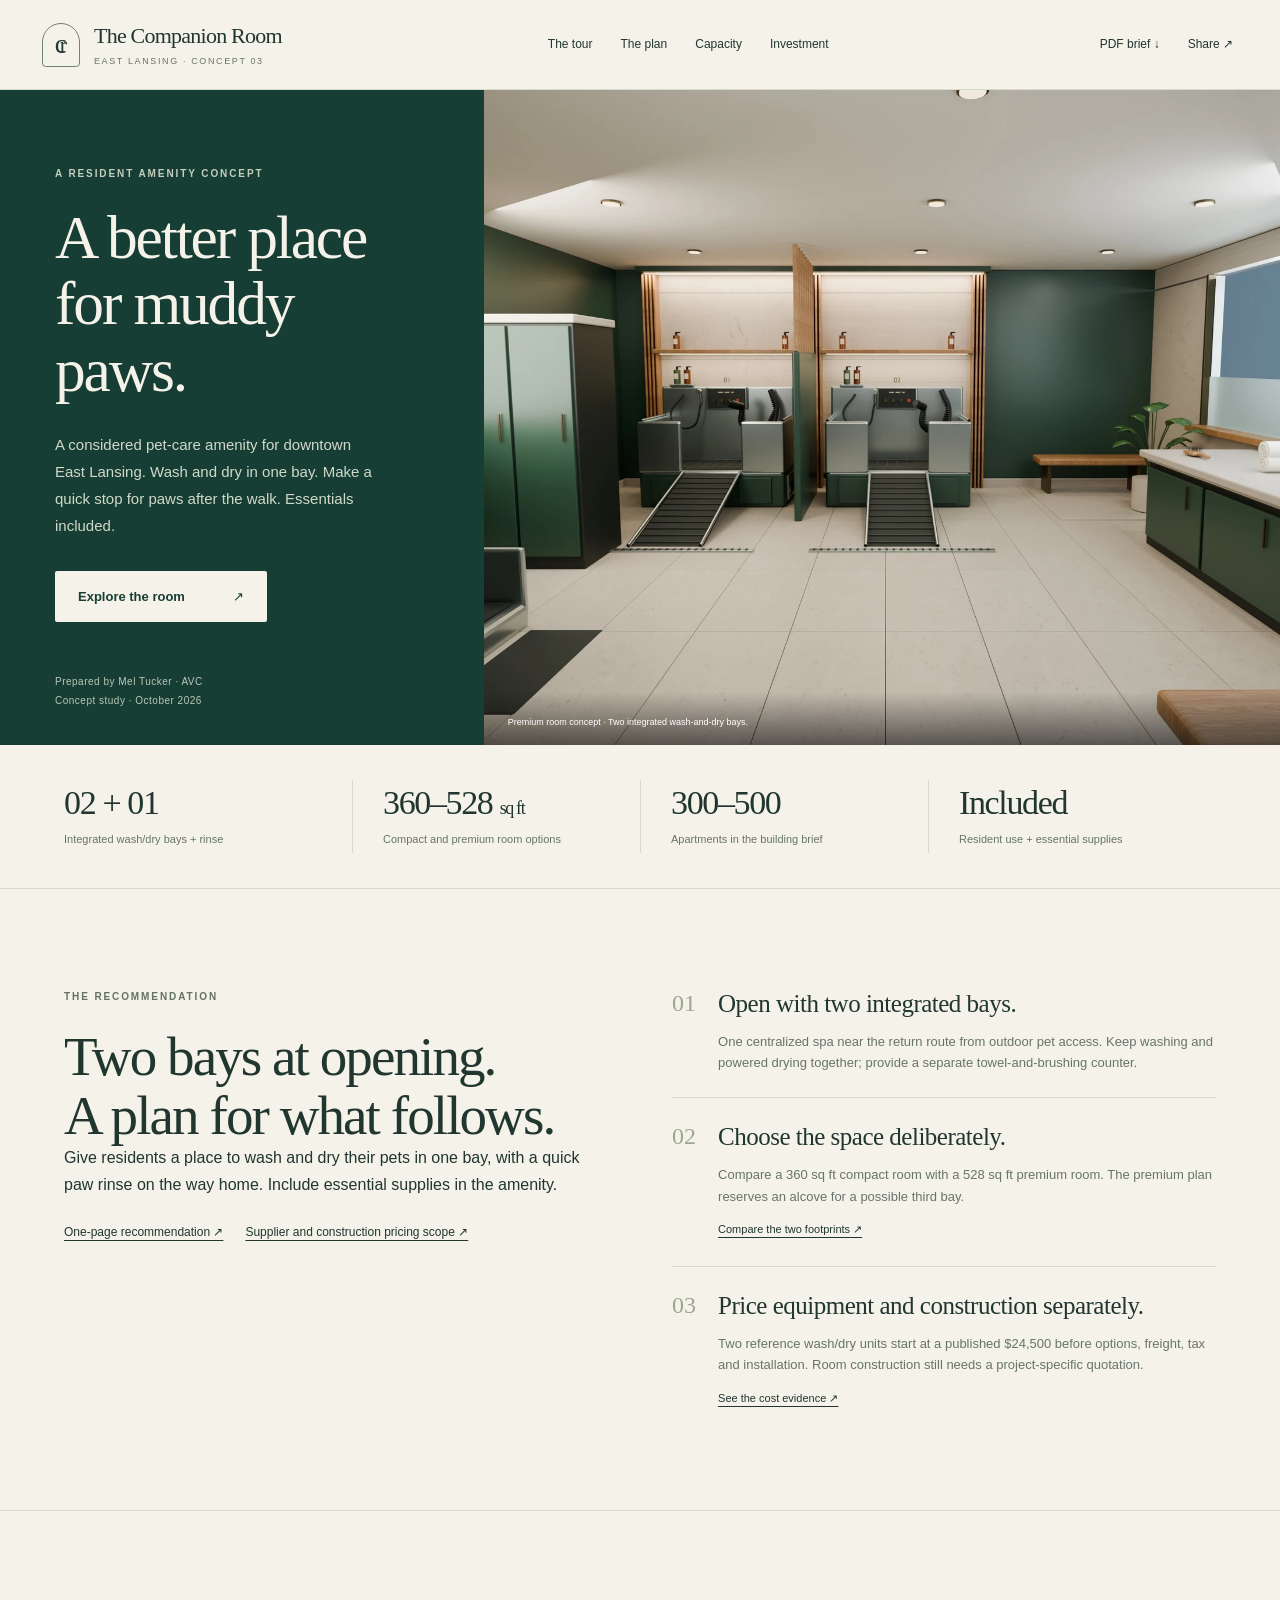
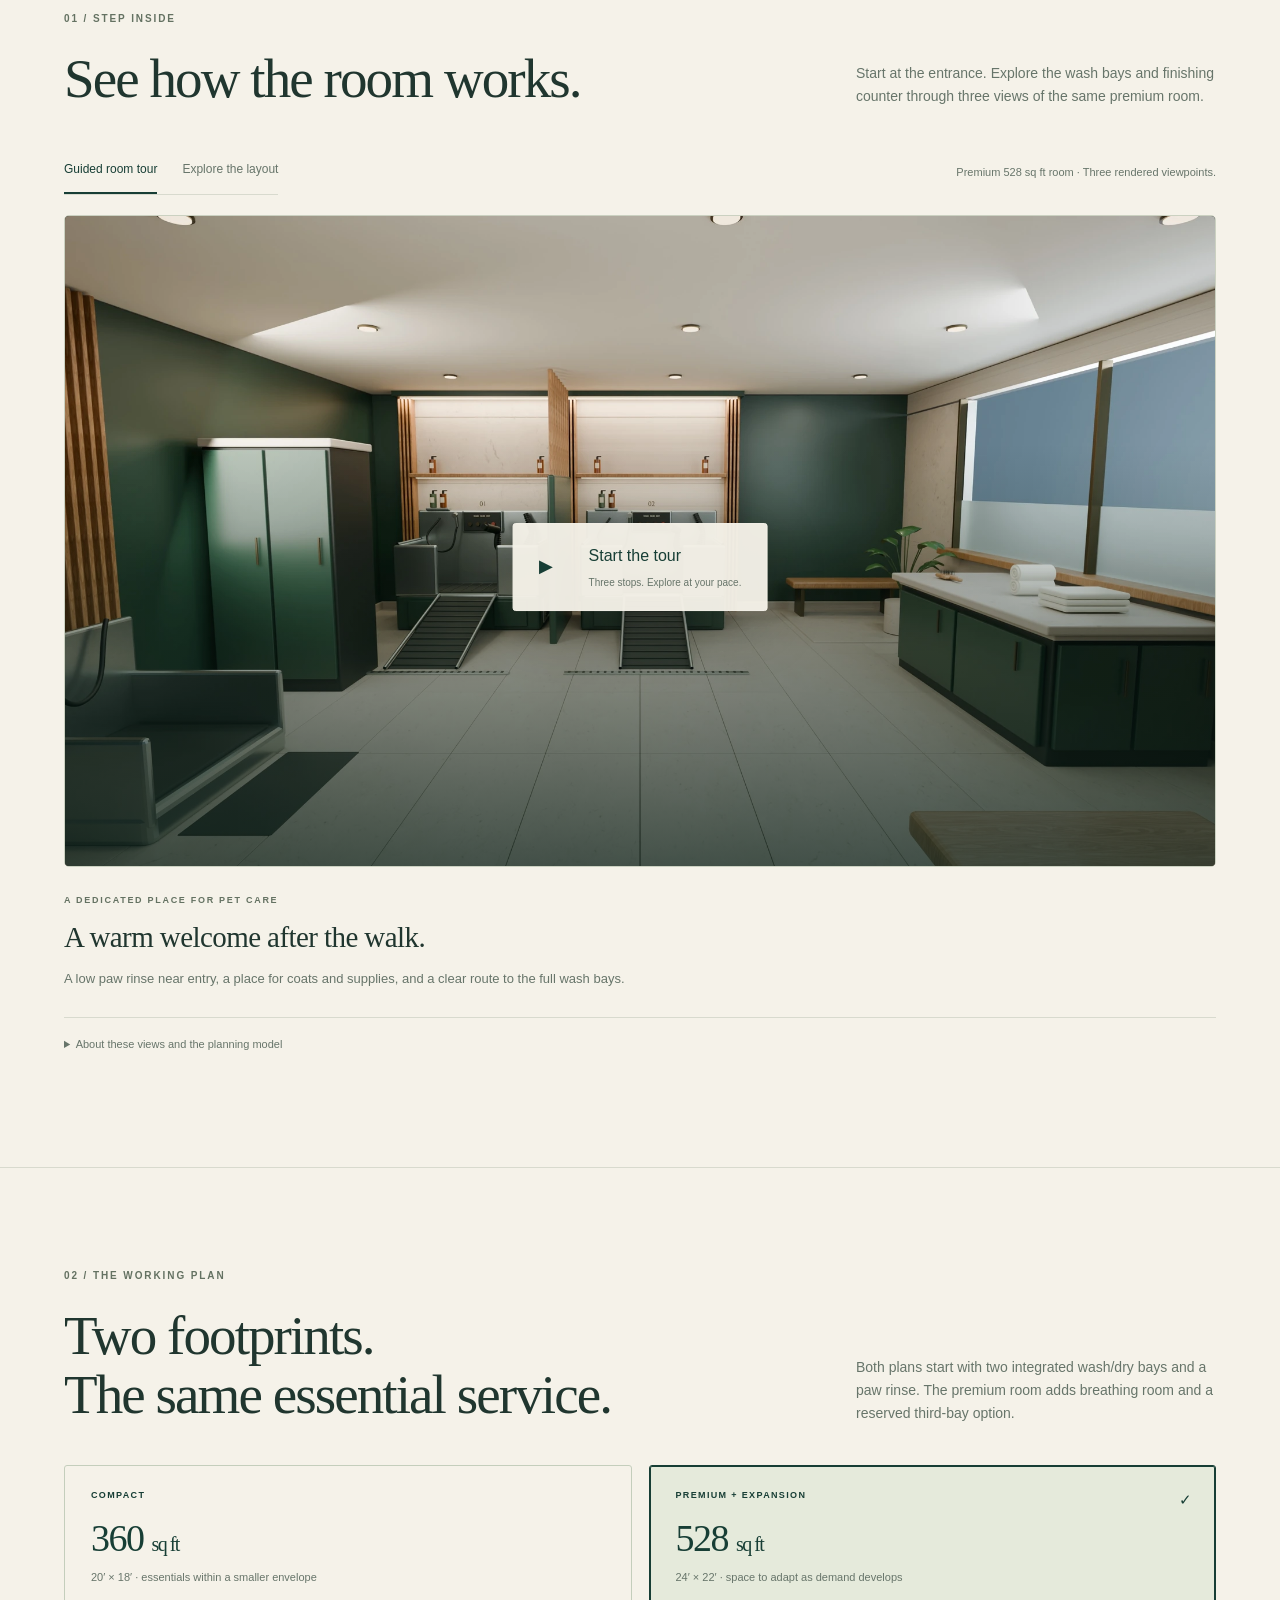
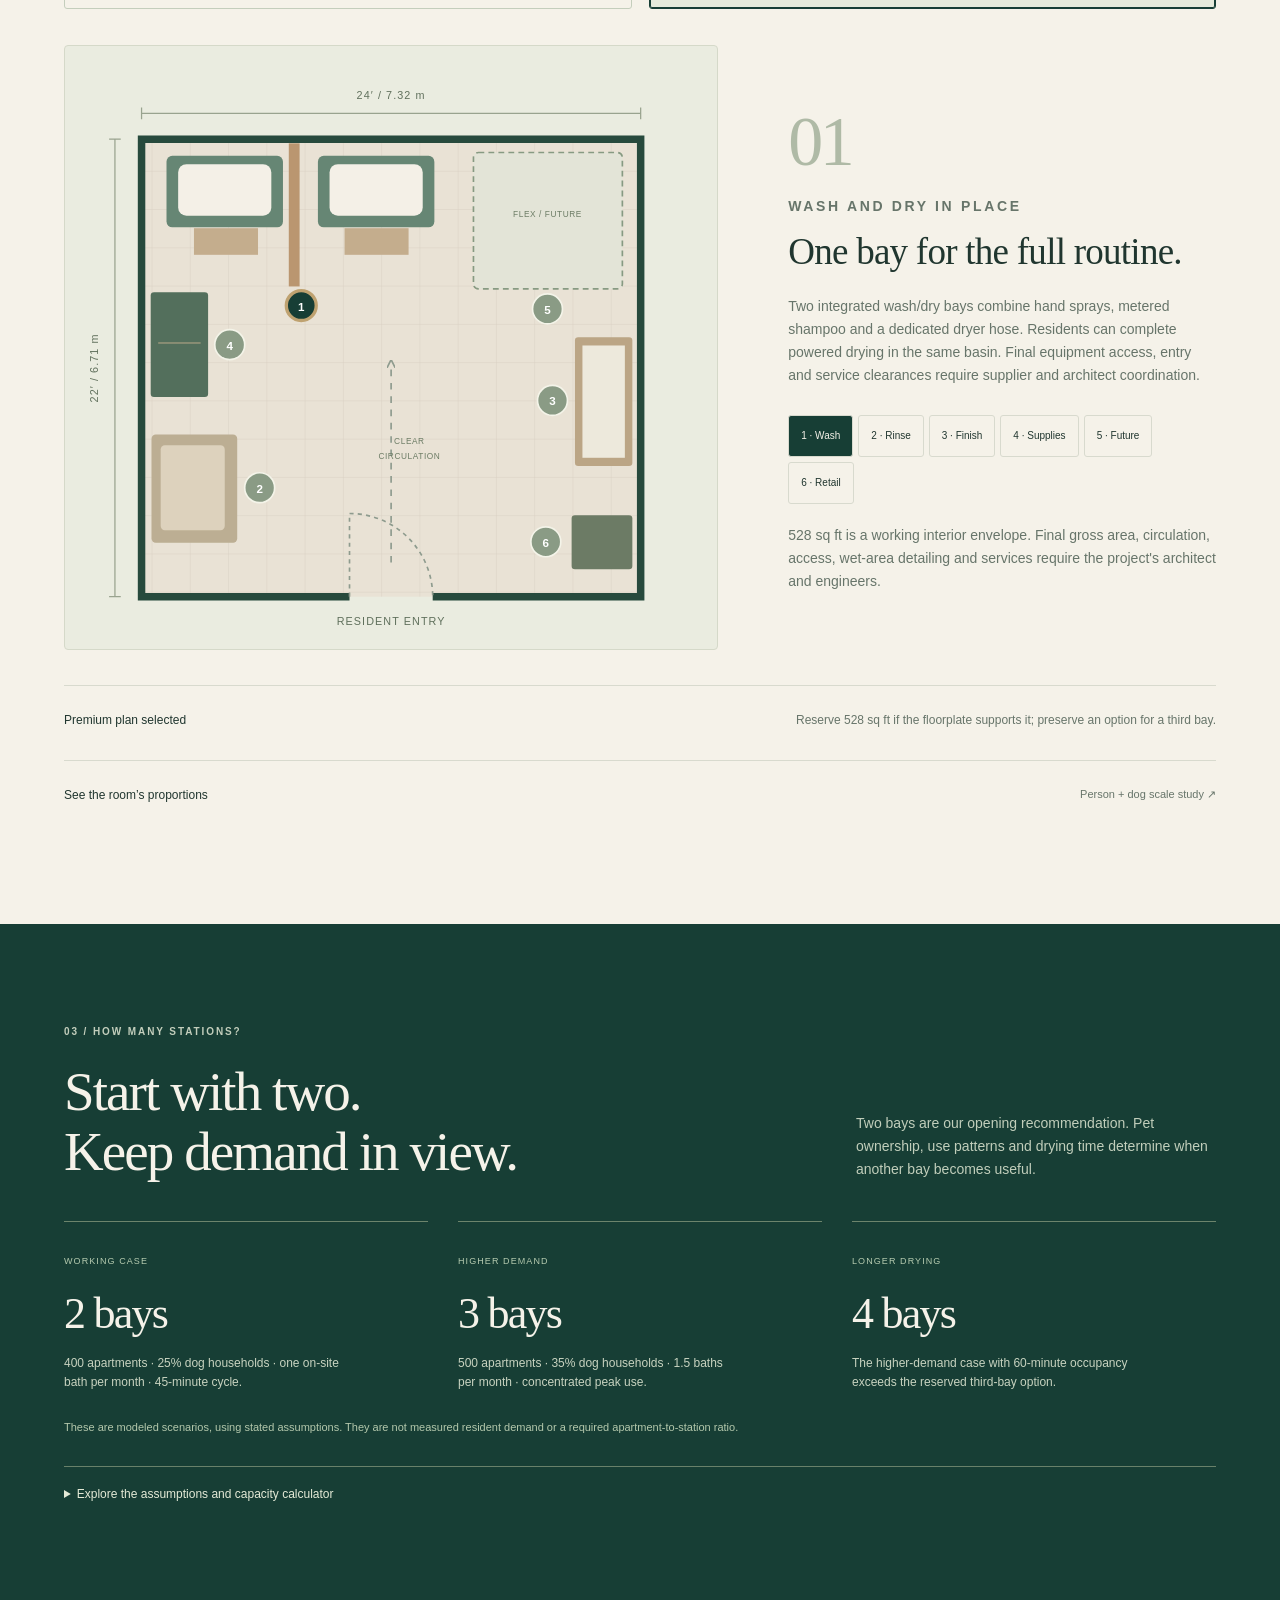
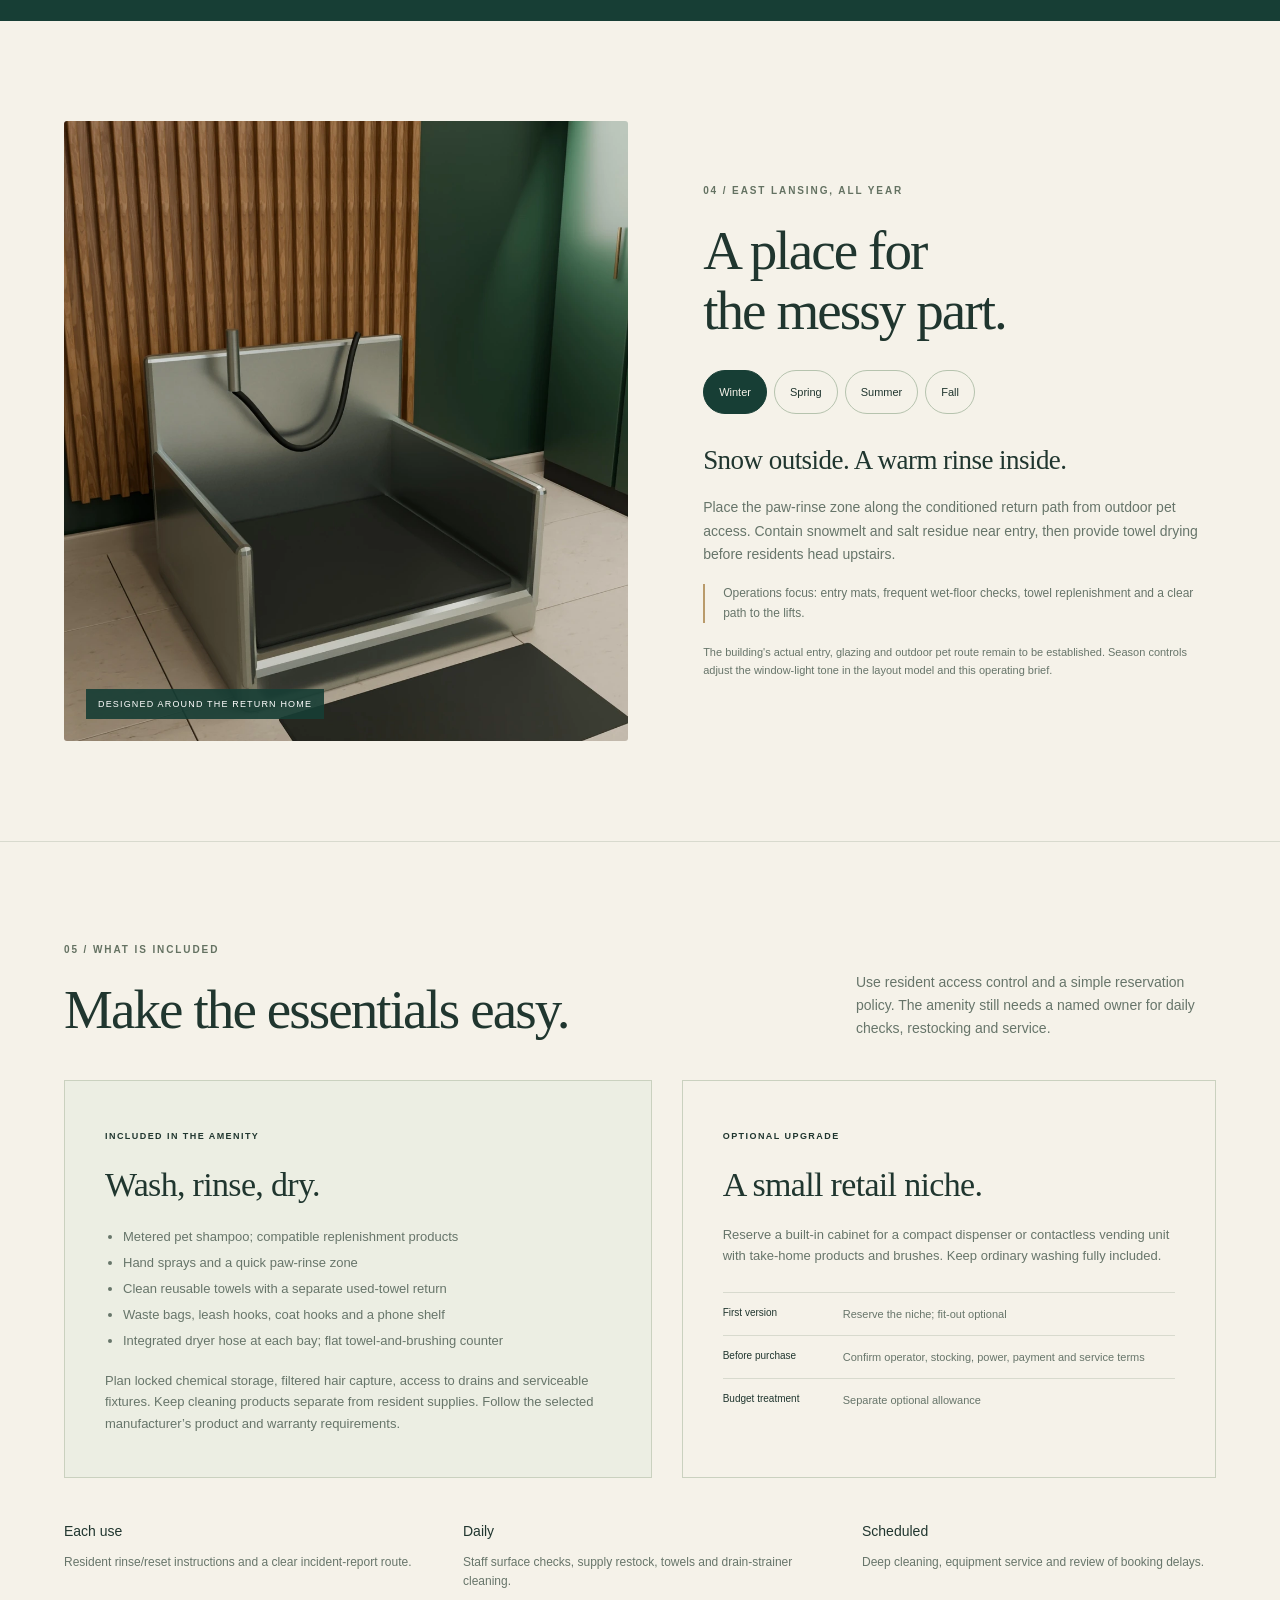
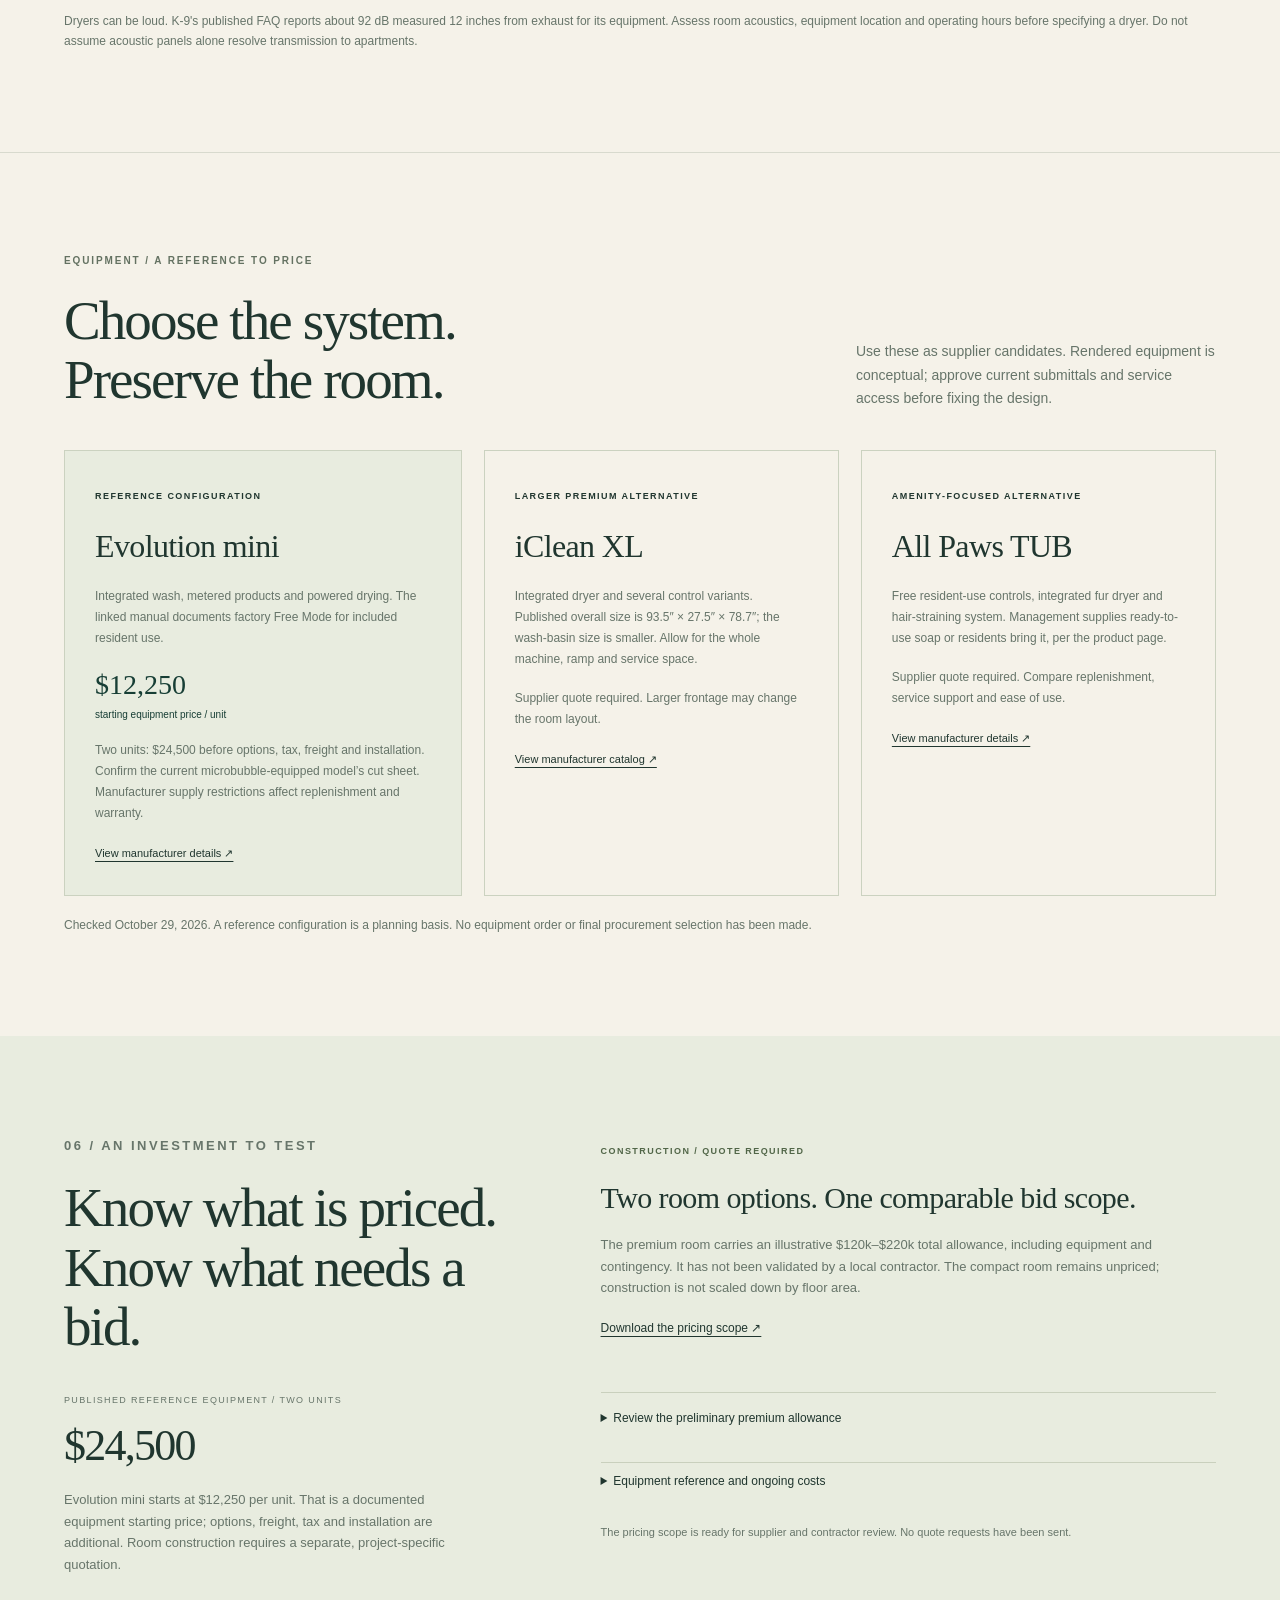
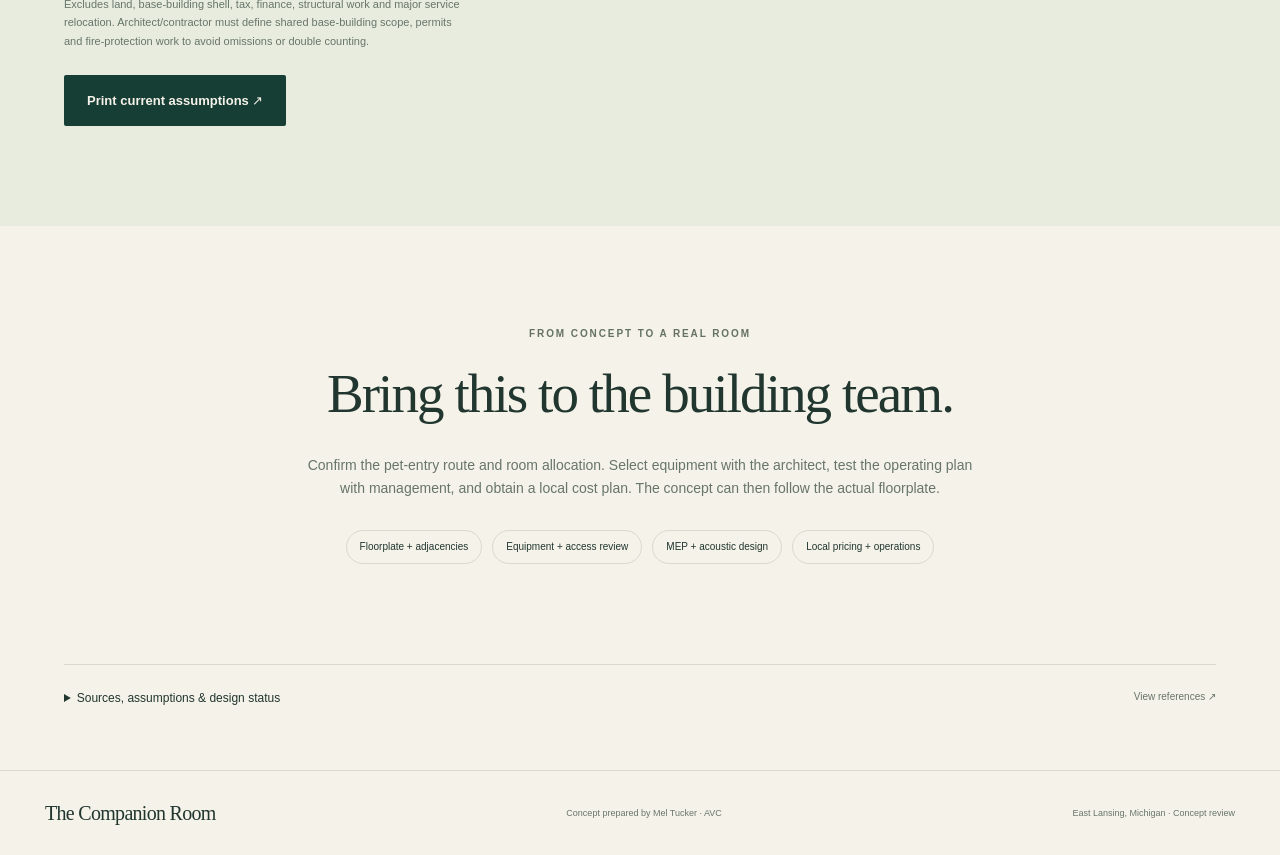
<file: index.html>
<!doctype html>
<html lang="en">
<head>
  <meta charset="utf-8"><meta name="viewport" content="width=device-width,initial-scale=1">
  <title>The Companion Room | East Lansing pet spa concept</title>
  <meta name="description" content="A premium self-service resident pet spa concept for downtown East Lansing. Explore a 3D room, layout, operating plan and transparent capacity assumptions.">
  <link rel="canonical" href="https://meltckr.github.io/the-companion-room/">
  <meta name="theme-color" content="#173e35">
  <meta property="og:type" content="website">
  <meta property="og:site_name" content="The Companion Room · AVC">
  <meta property="og:title" content="The Companion Room | A premium resident pet spa">
  <meta property="og:description" content="Step inside an East Lansing pet-spa concept. Explore the cinematic tour, integrated wash-and-dry bays, amenities and investment plan.">
  <meta property="og:url" content="https://meltckr.github.io/the-companion-room/">
  <meta property="og:image" content="https://meltckr.github.io/the-companion-room/assets/companion-room-og-v4.jpg">
  <meta property="og:image:secure_url" content="https://meltckr.github.io/the-companion-room/assets/companion-room-og-v4.jpg">
  <meta property="og:image:type" content="image/jpeg">
  <meta property="og:image:width" content="1200">
  <meta property="og:image:height" content="630">
  <meta property="og:image:alt" content="The Companion Room: a premium resident pet spa, with a warm forest-green and stone interior concept. Prepared by Mel Tucker, AVC.">
  <meta name="twitter:card" content="summary_large_image">
  <meta name="twitter:title" content="The Companion Room | A premium resident pet spa">
  <meta name="twitter:description" content="A cinematic tour of a premium East Lansing pet-spa concept. Integrated wash-and-dry, thoughtful amenities and a clear investment plan.">
  <meta name="twitter:image" content="https://meltckr.github.io/the-companion-room/assets/companion-room-og-v4.jpg">
  <meta name="twitter:image:alt" content="The Companion Room pet-spa concept by Mel Tucker, AVC.">
  <link rel="icon" type="image/png" sizes="32x32" href="assets/companion-room-icon-32.png">
  <link rel="apple-touch-icon" sizes="180x180" href="assets/companion-room-icon-180.png">
  <link rel="stylesheet" href="style.css?v=4.1"><script type="module" src="app.mjs?v=4.1"></script>
</head>
<body>
<a class="skip" href="#main">Skip to content</a>
<header class="masthead"><a class="brand" href="#"><span class="brand-icon" aria-hidden="true">c<span>r</span></span><span>The Companion Room<small>EAST LANSING · CONCEPT 03</small></span></a><nav aria-label="Main"><a href="#tour">The tour</a><a href="#layout">The plan</a><a href="#capacity">Capacity</a><a href="#investment">Investment</a></nav><div class="header-actions"><a class="plain pdf-link" href="The-Companion-Room-Concept-Brief.pdf" download>PDF brief ↓</a><button class="plain share-action" type="button">Share ↗</button></div></header>
<main id="main">
<section class="hero" aria-labelledby="hero-title"><div class="hero-copy"><p class="eyebrow light">A RESIDENT AMENITY CONCEPT</p><h1 id="hero-title">A better place<br>for muddy paws.</h1><p class="hero-description">A considered pet-care amenity for downtown East Lansing. Wash and dry in one bay. Make a quick stop for paws after the walk. Essentials included.</p><a class="button cream" href="#tour">Explore the room <span aria-hidden="true">↗</span></a><p class="hero-foot">Prepared by Mel Tucker · AVC<br>Concept study · October 2026</p></div><figure class="hero-image"><img src="assets/master-v4/hero.webp" alt="Rendered premium room with two integrated wash/dry bays, a paw rinse, forest-green millwork and a finishing counter." fetchpriority="high"><figcaption>Premium room concept · Two integrated wash-and-dry bays.</figcaption></figure></section>
<section class="facts" aria-label="Concept at a glance"><div><strong>02 + 01</strong><span>Integrated wash/dry bays + rinse</span></div><div><strong>360–528 <small>sq ft</small></strong><span>Compact and premium room options</span></div><div><strong>300–500</strong><span>Apartments in the building brief</span></div><div><strong>Included</strong><span>Resident use + essential supplies</span></div></section>
<section class="section decision" id="recommendation"><div class="decision-intro"><p class="eyebrow">THE RECOMMENDATION</p><h2>Two bays at opening.<br>A plan for what follows.</h2><p>Give residents a place to wash and dry their pets in one bay, with a quick paw rinse on the way home. Include essential supplies in the amenity.</p><div class="doc-links"><a href="Developer-Decision-Brief.pdf">One-page recommendation ↗</a><a href="Procurement-Scope.pdf">Supplier and construction pricing scope ↗</a></div></div><div class="decision-points"><article><span class="decision-index">01</span><div><h3>Open with two integrated bays.</h3><p>One centralized spa near the return route from outdoor pet access. Keep washing and powered drying together; provide a separate towel-and-brushing counter.</p></div></article><article><span class="decision-index">02</span><div><h3>Choose the space deliberately.</h3><p>Compare a 360 sq ft compact room with a 528 sq ft premium room. The premium plan reserves an alcove for a possible third bay.</p><a href="#layout">Compare the two footprints ↗</a></div></article><article><span class="decision-index">03</span><div><h3>Price equipment and construction separately.</h3><p>Two reference wash/dry units start at a published $24,500 before options, freight, tax and installation. Room construction still needs a project-specific quotation.</p><a href="#investment">See the cost evidence ↗</a></div></article></div></section>
<section class="tour-section section" id="tour" aria-labelledby="tour-title"><div class="section-heading"><div><p class="eyebrow">01 / STEP INSIDE</p><h2 id="tour-title">See how the room works.</h2></div><p>Start at the entrance. Explore the wash bays and finishing counter through three views of the same premium room.</p></div><div class="tour-mode-header"><div class="quality-buttons" role="group" aria-label="Tour mode"><button class="active" data-quality="cinematic" aria-pressed="true">Guided room tour</button><button data-quality="model" aria-pressed="false">Explore the layout</button></div><p id="mode-explanation">Premium 528 sq ft concept · Three rendered viewpoints</p></div><div class="viewer-shell"><div class="cinema-wrap"><canvas id="cinema-canvas" tabindex="0" aria-label="360-degree room tour. Drag or use focused arrow keys to look around. Pinch to zoom on a phone. Choose a numbered stop to change viewpoint."></canvas><div class="tour-poster" id="tour-poster"><img src="assets/master-v4/hero.webp" alt="The premium pet spa with two integrated wash-and-dry bays."><div class="poster-shade"></div><button id="start-tour" class="start-tour" type="button"><span class="play-icon" aria-hidden="true">▶</span><span><span id="tour-start-label">Start the tour</span><small id="tour-start-hint">Three stops. Explore at your pace.</small></span></button><p id="tour-feedback" class="tour-feedback" role="status" aria-live="polite"></p></div><div class="cinema-status hidden" id="cinema-status" role="status">Opening the room…</div><div class="cinema-stamp hidden" id="tour-stamp"><span id="stop-number">01 / 03</span><strong id="stop-title">The arrival</strong></div><span class="cinema-note hidden" id="tour-gesture">Drag to look · Pinch to zoom</span><div class="cinema-controls hidden" id="tour-stops" role="group" aria-label="Tour stop"><button class="active" data-cinema-view="entrance" aria-pressed="true"><span>01</span> Arrival</button><button data-cinema-view="wash" aria-pressed="false"><span>02</span> Wash + dry</button><button data-cinema-view="dry" aria-pressed="false"><span>03</span> Finish</button></div><button class="cinema-fullscreen hidden" id="cinema-fullscreen">Full screen ⛶</button></div><div class="viewer-toolbar hidden"><div class="view-buttons" role="group" aria-label="Camera view"><button class="active" data-view="overview" aria-pressed="true">Room overview</button><button data-view="entrance" aria-pressed="false">Step inside</button><button data-view="wash" aria-pressed="false">Wash bays</button><button data-view="dry" aria-pressed="false">Towel counter</button><button data-view="plan" aria-pressed="false">Overhead</button></div><button id="save-view" class="viewer-save" disabled>Save view ↓</button></div><div class="canvas-wrap hidden"><canvas id="spa-canvas" tabindex="0" aria-label="Free-movement 3D planning model. Drag to look or orbit; focus and use arrow keys to move inside." aria-describedby="viewer-help"></canvas><div class="viewer-status" id="viewer-status" role="status">Opening the planning model…</div><div class="walk-controls hidden" role="group" aria-label="Move inside the room"><button data-walk="ArrowUp" aria-label="Move forward">↑</button><button data-walk="ArrowLeft" aria-label="Move left">←</button><button data-walk="ArrowDown" aria-label="Move backward">↓</button><button data-walk="ArrowRight" aria-label="Move right">→</button></div><div class="model-stamp">PREMIUM ROOM<span>24′ × 22′ · layout exploration</span></div><div class="viewer-hint" id="viewer-help">Drag to look · Interior: use the arrows or WASD to move</div></div><div class="viewer-footer hidden"><label class="toggle"><input type="checkbox" id="future-bay"><span>Explore a third wash bay</span></label><span id="bay-note">Two integrated bays + expansion alcove</span><button id="fullscreen" class="plain">Full screen ⛶</button></div></div><div class="tour-caption"><div><p class="eyebrow" id="tour-caption-kicker">A DEDICATED PLACE FOR PET CARE</p><h3 id="tour-caption-title">A warm welcome after the walk.</h3><p id="tour-caption-body">A low paw rinse near entry, a place for coats and supplies, and a clear route to the full wash bays.</p></div><button id="tour-next" class="plain hidden">Next: wash + dry →</button></div><details class="tour-help"><summary>About these views and the planning model</summary><p>The opening images and three rendered 360° stops come from one detailed room model. The layout view uses optimized geometry from that same scene and allows free movement and a third-bay study. The tour shows the premium 528 sq ft concept. Equipment, access and room dimensions remain subject to supplier and building-team coordination.</p></details></section>
<section class="section plan-section" id="layout"><div class="section-heading"><div><p class="eyebrow">02 / THE WORKING PLAN</p><h2>Two footprints.<br>The same essential service.</h2></div><p>Both plans start with two integrated wash/dry bays and a paw rinse. The premium room adds breathing room and a reserved third-bay option.</p></div><div class="layout-options" role="group" aria-label="Room footprint"><button class="layout-option" data-layout="compact" aria-pressed="false"><span>COMPACT</span><strong>360 <small>sq ft</small></strong><em>20′ × 18′ · essentials within a smaller envelope</em></button><button class="layout-option active" data-layout="premium" aria-pressed="true"><span>PREMIUM + EXPANSION</span><strong>528 <small>sq ft</small></strong><em>24′ × 22′ · space to adapt as demand develops</em></button></div><div class="plan-grid" id="premium-layout"><div class="plan-frame"><svg id="floorplan" viewBox="0 0 760 700" role="img" aria-labelledby="plan-title plan-desc"><title id="plan-title">Concept plan: 24 feet wide by 22 feet deep</title><desc id="plan-desc">Two integrated wash/dry bays at the back, reserve third bay back right, paw rinse front left, cleaning cabinet left middle, towel-and-brushing counter right middle and optional retail niche front right. Entrance centered at front. Dimensions are conceptual.</desc><defs><pattern id="tiles" width="46" height="46" patternUnits="userSpaceOnUse"><rect width="46" height="46" fill="#e9e2d5"/><path d="M46 0H0V46" fill="none" stroke="#d6cebf" stroke-width="1"/></pattern><marker id="arrow" viewBox="0 0 10 10" refX="5" refY="5" markerWidth="5" markerHeight="5" orient="auto-start-reverse"><path d="M0 0L10 5L0 10" fill="none" stroke="#8e9b8e" stroke-width="2"/></marker></defs><path d="M80 69H680M80 62V76M680 62V76" class="dimension"/><text x="380" y="52" text-anchor="middle" class="dim-text">24′  /  7.32 m</text><path d="M48 100V650M41 100H55M41 650H55" class="dimension"/><text transform="translate(28 375) rotate(-90)" text-anchor="middle" class="dim-text">22′  /  6.71 m</text><rect x="80" y="100" width="600" height="550" fill="url(#tiles)"/><path d="M330 650H80V100H680V650H430" fill="none" stroke="#274a3d" stroke-width="9"/><path d="M330 650V550A100 100 0 0 1 430 650" fill="none" stroke="#8e9b8e" stroke-width="2" stroke-dasharray="5 5"/><text x="380" y="684" text-anchor="middle" class="dim-text">RESIDENT ENTRY</text>
<g class="zone selected" data-zone="wash" tabindex="0" role="button" aria-label="Zone 1, two full wash bays"><rect x="110" y="120" width="140" height="86" rx="7" fill="#668674"/><rect x="124" y="130" width="112" height="62" rx="10" fill="#f4f0e7"/><rect x="292" y="120" width="140" height="86" rx="7" fill="#668674"/><rect x="306" y="130" width="112" height="62" rx="10" fill="#f4f0e7"/><rect x="257" y="105" width="13" height="172" fill="#ba9670"/><rect x="143" y="207" width="77" height="32" fill="#c4ad8d"/><rect x="324" y="207" width="77" height="32" fill="#c4ad8d"/><circle cx="272" cy="300" r="18"/><text x="272" y="306">1</text></g>
<g class="zone" data-zone="future" tabindex="0" role="button" aria-label="Zone 5, flexible alcove or future third bay"><rect id="future-plan" x="479" y="116" width="179" height="164" rx="6" fill="#e3e4d7" stroke="#879a82" stroke-width="2" stroke-dasharray="7 5"/><text class="plan-label" x="568" y="193">FLEX / FUTURE</text><circle cx="568" cy="304" r="18"/><text x="568" y="310">5</text></g>
<g class="zone" data-zone="supplies" tabindex="0" role="button" aria-label="Zone 4, locked cleaning and supplies"><rect x="91" y="284" width="69" height="126" rx="4" fill="#536f5c"/><path d="M100 345H151" stroke="#cfb793"/><circle cx="186" cy="347" r="18"/><text x="186" y="353">4</text></g>
<g class="zone" data-zone="rinse" tabindex="0" role="button" aria-label="Zone 2, low paw rinse near entry"><rect x="92" y="455" width="103" height="130" rx="5" fill="#bcae93"/><rect x="103" y="468" width="77" height="102" rx="5" fill="#ddd2bd"/><circle cx="222" cy="519" r="18"/><text x="222" y="525">2</text></g>
<g class="zone" data-zone="dry" tabindex="0" role="button" aria-label="Zone 3, towel and brushing counter"><rect x="601" y="338" width="69" height="155" rx="4" fill="#bba585"/><rect x="610" y="348" width="51" height="135" fill="#ede9dc"/><circle cx="574" cy="414" r="18"/><text x="574" y="420">3</text></g>
<g class="zone" data-zone="retail" tabindex="0" role="button" aria-label="Zone 6, optional supplies retail niche"><rect x="597" y="552" width="73" height="65" rx="4" fill="#6c7b65"/><circle cx="566" cy="584" r="18"/><text x="566" y="590">6</text></g><path d="M380 609V370" stroke="#8e9b8e" stroke-width="2" stroke-dasharray="8 8" marker-end="url(#arrow)"/><text class="plan-label" x="402" y="467">CLEAR</text><text class="plan-label" x="402" y="485">CIRCULATION</text></svg></div><div class="zone-description" aria-live="polite"><span id="zone-number" class="large-number">01</span><p class="eyebrow" id="zone-kicker">WASH AND DRY IN PLACE</p><h3 id="zone-title">One bay for the full routine.</h3><p id="zone-body">Two integrated wash/dry bays combine hand sprays, metered shampoo and a dedicated dryer hose. Residents can complete powered drying in the same basin. Final equipment access, entry and service clearances require supplier and architect coordination.</p><div class="zone-selectors" role="group" aria-label="Explore plan zones"><button class="active" data-zone-button="wash" aria-pressed="true">1 · Wash</button><button data-zone-button="rinse" aria-pressed="false">2 · Rinse</button><button data-zone-button="dry" aria-pressed="false">3 · Finish</button><button data-zone-button="supplies" aria-pressed="false">4 · Supplies</button><button data-zone-button="future" aria-pressed="false">5 · Future</button><button data-zone-button="retail" aria-pressed="false">6 · Retail</button></div><p class="fine">528 sq ft is a working interior envelope. Final gross area, circulation, access, wet-area detailing and services require the project's architect and engineers.</p></div></div><div class="plan-grid hidden" id="compact-layout"><div class="plan-frame"><svg viewBox="0 0 760 700" role="img" aria-labelledby="compact-title compact-desc"><title id="compact-title">Compact concept: 20 feet by 18 feet, 360 square feet</title><desc id="compact-desc">Two integrated wash/dry bays at the back, paw rinse near left front entry, compact finishing counter on right, supply cupboard on left. No third bay is reserved.</desc><defs><pattern id="compact-tiles" width="45" height="45" patternUnits="userSpaceOnUse"><rect width="45" height="45" fill="#e9e2d5"/><path d="M45 0H0V45" fill="none" stroke="#d6cebf"/></pattern></defs><text x="380" y="52" text-anchor="middle" class="dim-text">20′ / 6.10 m</text><text transform="translate(28 375) rotate(-90)" text-anchor="middle" class="dim-text">18′ / 5.49 m</text><rect x="80" y="100" width="600" height="540" fill="url(#compact-tiles)"/><path d="M330 640H80V100H680V640H430" fill="none" stroke="#274a3d" stroke-width="9"/><rect x="117" y="125" width="165" height="80" rx="9" fill="#668674"/><rect x="129" y="135" width="141" height="55" rx="12" fill="#f5f2e9"/><path d="M170 205H230L240 325H160Z" fill="#8b9987"/><rect x="345" y="125" width="165" height="80" rx="9" fill="#668674"/><rect x="357" y="135" width="141" height="55" rx="12" fill="#f5f2e9"/><path d="M397 205H457L467 325H387Z" fill="#8b9987"/><path d="M306 105V315" stroke="#ba9670" stroke-width="12"/><text x="198" y="356" class="plan-label">WASH + DRY</text><text x="427" y="356" class="plan-label">WASH + DRY</text><rect x="92" y="340" width="65" height="90" fill="#536f5c"/><text x="197" y="392" class="plan-label">SUPPLIES</text><rect x="92" y="472" width="105" height="120" rx="5" fill="#bcae93"/><rect x="105" y="484" width="78" height="94" rx="5" fill="#ddd2bd"/><text x="247" y="540" class="plan-label">PAW RINSE</text><rect x="604" y="323" width="65" height="175" rx="4" fill="#bba585"/><rect x="612" y="332" width="49" height="156" fill="#ede9dc"/><text transform="translate(584 410) rotate(-90)" class="plan-label">FINISHING COUNTER</text><path d="M330 640V540A100 100 0 0 1 430 640" fill="none" stroke="#8e9b8e" stroke-dasharray="5 5"/><text x="380" y="678" class="dim-text" text-anchor="middle">RESIDENT ENTRY</text></svg></div><div class="zone-description"><span class="large-number">360</span><p class="eyebrow">THE COMPACT OPTION</p><h3>Keep the essentials close.</h3><p>Two integrated wash/dry bays, a low paw rinse, a compact finishing counter and locked supplies. This option uses 168 fewer square feet than the premium room.</p><ul class="compact-points"><li>Same opening bay count and included-use model</li><li>Smaller counter and less flexible circulation</li><li>No reserved third-bay alcove</li><li>Retail can be omitted or placed elsewhere</li></ul><p class="fine">This is a schematic fit study. Equipment operation, accessibility and service clearances must be verified against current submittals and the actual floorplate. The rendered tour shows the premium room.</p></div></div><div class="layout-tradeoff"><strong id="layout-choice">Premium plan selected</strong><span id="layout-tradeoff">Reserve 528 sq ft if the floorplate supports it; preserve an option for a third bay.</span></div><details class="scale-study"><summary>See the room’s proportions <span>Person + dog scale study ↗</span></summary><div class="scale-study-body"><div><p class="eyebrow">A SENSE OF SCALE</p><h3>A room for people<br>and their companions.</h3><p>An adult and a medium-to-large dog give the fixture heights a familiar reference. These are illustrative proportions; final equipment, reach and clearances require supplier and architectural review.</p></div><svg viewBox="0 0 780 325" role="img" aria-labelledby="scale-title scale-desc"><title id="scale-title">Person, dog and pet-spa fixtures at the same scale</title><desc id="scale-desc">A standing adult 1.70 metres tall, a dog 0.55 metres at the shoulder, the master scene's 1.07 metre wash-basin rim and 0.93 metre finishing counter. All share one centimetre-to-pixel scale.</desc><path d="M35 260H750" stroke="#b5c0ad" stroke-width="1"/><g fill="#38594a"><circle cx="116" cy="101" r="11"/><path d="M106 116Q116 111 126 116L133 160 128 178 131 256Q128 262 123 258L116 190 110 257Q107 262 102 257L104 178 99 159Z"/><path d="M104 119L95 126 88 167Q87 174 92 174L102 142ZM126 118L135 126 143 166Q146 174 140 175L128 143Z"/></g><g fill="#8f9e87"><ellipse cx="253" cy="226" rx="39" ry="21"/><path d="M274 215L285 188Q298 180 311 189L326 199Q328 207 319 209L300 207 291 231Z"/><path d="M289 189L285 175Q301 176 304 189Z"/><path d="M227 231L218 258H226L242 234ZM265 236L269 258H278L280 230Z"/><path d="M219 217Q194 199 191 190Q182 205 215 228Z"/></g><g fill="none" stroke="#8b9c85" stroke-width="1"><path d="M65 90V260M60 90H70M60 260H70"/><path d="M342 205V260M337 205H347M337 260H347"/><path d="M393 153V260M388 153H398M388 260H398"/></g><g><rect x="420" y="158" width="172" height="102" rx="4" fill="#456653"/><rect x="420" y="153" width="172" height="65" rx="5" fill="#b2bbb2"/><rect x="427" y="159" width="158" height="51" rx="4" fill="#6e7f73"/><rect x="473" y="183" width="66" height="35" fill="#456653"/><path d="M420 153H592" stroke="#e9e9dd" stroke-width="4"/><rect x="633" y="172" width="110" height="88" rx="2" fill="#456653"/><rect x="629" y="167" width="118" height="7" rx="2" fill="#c5bfab"/></g><g fill="#67756a" font-family="-apple-system,BlinkMacSystemFont,Segoe UI,sans-serif" font-size="11"><text x="47" y="181" transform="rotate(-90 47 181)">1.70 m / 5′7″</text><text x="361" y="258" transform="rotate(-90 361 258)">0.55 m / 22″</text><text x="91" y="286">ADULT</text><text x="218" y="286">DOG · SHOULDER</text><text x="430" y="286">BASIN RIM · 1.07 m</text><text x="634" y="286">COUNTER · 0.93 m</text><text x="420" y="311" font-size="10">Illustrative fixture heights</text></g></svg><div class="scale-key" aria-label="Illustrative height references"><div><span>Adult</span><strong>1.70 m · 5′7″</strong></div><div><span>Dog at shoulder</span><strong>0.55 m · 22″</strong></div><div><span>Basin rim</span><strong>1.07 m · 42″</strong></div><div><span>Finishing counter</span><strong>0.93 m · 37″</strong></div></div></div></details></section>
<section class="capacity-section section" id="capacity"><div class="section-heading"><div><p class="eyebrow light">03 / HOW MANY STATIONS?</p><h2>Start with two.<br>Keep demand in view.</h2></div><p>Two bays are our opening recommendation. Pet ownership, use patterns and drying time determine when another bay becomes useful.</p></div><div class="capacity-summary"><article><span>WORKING CASE</span><strong>2 bays</strong><p>400 apartments · 25% dog households · one on-site bath per month · 45-minute cycle.</p></article><article><span>HIGHER DEMAND</span><strong>3 bays</strong><p>500 apartments · 35% dog households · 1.5 baths per month · concentrated peak use.</p></article><article><span>LONGER DRYING</span><strong>4 bays</strong><p>The higher-demand case with 60-minute occupancy exceeds the reserved third-bay option.</p></article></div><p class="summary-assumption">These are modeled scenarios, using stated assumptions. They are not measured resident demand or a required apartment-to-station ratio.</p><details class="capacity-detail"><summary>Explore the assumptions and capacity calculator</summary><div class="calculator"><div class="inputs"><div class="scenario-buttons" role="group" aria-label="Demand scenarios"><button class="active" data-scenario="base" aria-pressed="true">Working case</button><button data-scenario="low" aria-pressed="false">Lower demand</button><button data-scenario="stress" aria-pressed="false">Stress case</button><button data-scenario="long" aria-pressed="false">Longer drying</button></div><label>Apartments <output for="units" id="units-value">400</output><input id="units" type="range" min="300" max="500" step="10" value="400"></label><label>Households with dogs <output for="dogShare" id="dogShare-value">25%</output><input id="dogShare" type="range" min="10" max="45" step="1" value="25"></label><label>On-site baths per dog household / month <output for="baths" id="baths-value">1.0</output><input id="baths" type="range" min="0.5" max="2" step="0.1" value="1"></label><details><summary>Adjust peak demand and operating assumptions</summary><label>Occupied cycle: wash + dry + reset <output for="cycle" id="cycle-value">45 min</output><input id="cycle" type="range" min="25" max="75" step="5" value="45"></label><label>Wash-and-dry sessions within peak hours <output for="peakShare" id="peakShare-value">60%</output><input id="peakShare" type="range" min="30" max="90" step="5" value="60"></label><label>Peak hours per week <output for="peakHours" id="peakHours-value">20 hr</output><input id="peakHours" type="range" min="8" max="30" step="1" value="20"></label><label>Equipment availability during peak hours <output for="availability" id="availability-value">90%</output><input id="availability" type="range" min="60" max="100" step="5" value="90"></label><label>Planning utilization ceiling <output for="target" id="target-value">80%</output><input id="target" type="range" min="60" max="90" step="5" value="80"></label></details></div><div class="calc-result" aria-live="polite"><p class="eyebrow light">SUGGESTED FULL WASH BAYS</p><strong id="result-bays">2</strong><p id="result-note">Retain two bays and preserve the expansion alcove.</p><div class="result-metrics"><div><b id="result-monthly">100</b><span>Modeled washes / month</span></div><div><b id="result-utilization">29%</b><span>Two-bay peak utilization</span></div></div><div class="util-track"><span id="util-fill"></span></div><p class="calc-caveat">Recommendation includes a two-bay minimum chosen for this concept. All demand inputs, availability and utilization targets are planning assumptions. Quick-rinse traffic is excluded.</p></div></div><details class="math"><summary>See the calculation and its limits</summary><p>Monthly washes = apartments × dog-household share × on-site baths per dog household. Peak washes = monthly washes × peak share. The starting 45-minute cycle assumes 15 minutes of washing, 20 of drying and 10 of arrival/reset. These are adjustable assumptions. Per-bay effective peak slots = 4.345 weeks/month × peak hours/week × 60 ÷ occupied minutes × availability. Bay count = peak washes ÷ effective slots ÷ chosen utilization ceiling, rounded up, with a two-bay concept minimum.</p><p>This is a capacity sensitivity model. It does not predict queues, arrival bursts, booking behavior, paw-rinse demand, multiple-dog patterns or resident adoption. Review pet policy and comparable property usage, then track booking delays after opening. No authoritative apartment-to-wash-bay ratio was identified in the sources reviewed.</p></details></details></section>
<section class="section seasons" id="seasons"><div class="season-image"><img src="assets/master-v4/detail.webp" alt="Illustrative close-up of the winter paw-rinse zone and nearby supplies." loading="lazy" onerror="this.src='assets/master-v4/hero.webp';this.onerror=null"><span class="image-label">DESIGNED AROUND THE RETURN HOME</span></div><div class="season-copy"><p class="eyebrow">04 / EAST LANSING, ALL YEAR</p><h2>A place for<br>the messy part.</h2><div class="season-buttons" role="group" aria-label="Season"><button class="active" data-season="winter" aria-pressed="true">Winter</button><button data-season="spring" aria-pressed="false">Spring</button><button data-season="summer" aria-pressed="false">Summer</button><button data-season="fall" aria-pressed="false">Fall</button></div><div aria-live="polite"><h3 id="season-title">Snow outside. A warm rinse inside.</h3><p id="season-body">Place the paw-rinse zone along the conditioned return path from outdoor pet access. Contain snowmelt and salt residue near entry, then provide towel drying before residents head upstairs.</p><p id="season-operation" class="season-operation">Operations focus: entry mats, frequent wet-floor checks, towel replenishment and a clear path to the lifts.</p></div><p class="fine">The building's actual entry, glazing and outdoor pet route remain to be established. Season controls adjust the window-light tone in the layout model and this operating brief.</p></div></section>
<section class="section operating" id="operations"><div class="section-heading"><div><p class="eyebrow">05 / WHAT IS INCLUDED</p><h2>Make the essentials easy.</h2></div><p>Use resident access control and a simple reservation policy. The amenity still needs a named owner for daily checks, restocking and service.</p></div><div class="operating-grid"><article class="included"><span class="label">INCLUDED IN THE AMENITY</span><h3>Wash, rinse, dry.</h3><ul><li>Metered pet shampoo; compatible replenishment products</li><li>Hand sprays and a quick paw-rinse zone</li><li>Clean reusable towels with a separate used-towel return</li><li>Waste bags, leash hooks, coat hooks and a phone shelf</li><li>Integrated dryer hose at each bay; flat towel-and-brushing counter</li></ul><p>Plan locked chemical storage, filtered hair capture, access to drains and serviceable fixtures. Keep cleaning products separate from resident supplies. Follow the selected manufacturer’s product and warranty requirements.</p></article><article class="optional"><span class="label">OPTIONAL UPGRADE</span><h3>A small retail niche.</h3><p>Reserve a built-in cabinet for a compact dispenser or contactless vending unit with take-home products and brushes. Keep ordinary washing fully included.</p><dl><div><dt>First version</dt><dd>Reserve the niche; fit-out optional</dd></div><div><dt>Before purchase</dt><dd>Confirm operator, stocking, power, payment and service terms</dd></div><div><dt>Budget treatment</dt><dd>Separate optional allowance</dd></div></dl></article></div><div class="operations-strip"><div><b>Each use</b><p>Resident rinse/reset instructions and a clear incident-report route.</p></div><div><b>Daily</b><p>Staff surface checks, supply restock, towels and drain-strainer cleaning.</p></div><div><b>Scheduled</b><p>Deep cleaning, equipment service and review of booking delays.</p></div></div><p class="fine">Dryers can be loud. K-9's published FAQ reports about 92 dB measured 12 inches from exhaust for its equipment. Assess room acoustics, equipment location and operating hours before specifying a dryer. Do not assume acoustic panels alone resolve transmission to apartments.</p></section>
<section class="section equipment" id="equipment"><div class="section-heading"><div><p class="eyebrow">EQUIPMENT / A REFERENCE TO PRICE</p><h2>Choose the system.<br>Preserve the room.</h2></div><p>Use these as supplier candidates. Rendered equipment is conceptual; approve current submittals and service access before fixing the design.</p></div><div class="equipment-grid"><article class="reference"><span class="label">REFERENCE CONFIGURATION</span><h3>Evolution mini</h3><p>Integrated wash, metered products and powered drying. The linked manual documents factory Free Mode for included resident use.</p><p class="equipment-price">$12,250 <small>starting equipment price / unit</small></p><p>Two units: $24,500 before options, tax, freight and installation. Confirm the current microbubble-equipped model’s cut sheet. Manufacturer supply restrictions affect replenishment and warranty.</p><a href="https://evolutiondogwash.com/models-and-pricing/models/mini-series/" target="_blank" rel="noopener">View manufacturer details ↗</a></article><article><span class="label">LARGER PREMIUM ALTERNATIVE</span><h3>iClean XL</h3><p>Integrated dryer and several control variants. Published overall size is 93.5″ × 27.5″ × 78.7″; the wash-basin size is smaller. Allow for the whole machine, ramp and service space.</p><p>Supplier quote required. Larger frontage may change the room layout.</p><a href="https://icleandogwash.com/gfx/pdf/iClean_Dog_Wash_Catalog.pdf" target="_blank" rel="noopener">View manufacturer catalog ↗</a></article><article><span class="label">AMENITY-FOCUSED ALTERNATIVE</span><h3>All Paws TUB</h3><p>Free resident-use controls, integrated fur dryer and hair-straining system. Management supplies ready-to-use soap or residents bring it, per the product page.</p><p>Supplier quote required. Compare replenishment, service support and ease of use.</p><a href="https://allpawspetwash.com/apw-option-c.html" target="_blank" rel="noopener">View manufacturer details ↗</a></article></div><p class="fine">Checked October 29, 2026. A reference configuration is a planning basis. No equipment order or final procurement selection has been made.</p></section>
<section class="section investment" id="investment"><div class="investment-intro"><p class="eyebrow">06 / AN INVESTMENT TO TEST</p><h2>Know what is priced.<br>Know what needs a bid.</h2><p class="allowance-label">PUBLISHED REFERENCE EQUIPMENT / TWO UNITS</p><p class="investment-number">$24,500</p><p>Evolution mini starts at $12,250 per unit. That is a documented equipment starting price; options, freight, tax and installation are additional. Room construction requires a separate, project-specific quotation.</p><p class="fine">Excludes land, base-building shell, tax, finance, structural work and major service relocation. Architect/contractor must define shared base-building scope, permits and fire-protection work to avoid omissions or double counting.</p><button class="button green print">Print current assumptions ↗</button></div><div class="investment-table"><div class="cost-status"><span class="label">CONSTRUCTION / QUOTE REQUIRED</span><h3>Two room options. One comparable bid scope.</h3><p>The premium room carries an illustrative $120k–$220k total allowance, including equipment and contingency. It has not been validated by a local contractor. The compact room remains unpriced; construction is not scaled down by floor area.</p><a href="Procurement-Scope.pdf" class="scope-download">Download the pricing scope ↗</a></div><details class="allowance-detail"><summary>Review the preliminary premium allowance</summary><table><caption>Authored allowances · unquoted · premium 528 sq ft concept</caption><thead><tr><th scope="col">Scope</th><th scope="col">Low</th><th scope="col">High</th></tr></thead><tbody><tr><th scope="row">Integrated wash/dry + rinse equipment</th><td>$30,000</td><td>$42,000</td></tr><tr><th scope="row">Plumbing, drainage & waterproofing</th><td>$20,000</td><td>$40,000</td></tr><tr><th scope="row">Finishes & partitions</th><td>$25,000</td><td>$45,000</td></tr><tr><th scope="row">Electrical, ventilation & acoustic work</th><td>$10,000</td><td>$22,000</td></tr><tr><th scope="row">Cabinetry, storage & accessories</th><td>$8,000</td><td>$18,000</td></tr><tr><th scope="row">Design & commissioning</th><td>$8,000</td><td>$15,000</td></tr><tr class="subtotal"><th scope="row">Subtotal</th><td>$101,000</td><td>$182,000</td></tr><tr><th scope="row">20% concept contingency</th><td>$20,200</td><td>$36,400</td></tr><tr class="total"><th scope="row">Total planning allowance</th><td>$121,200</td><td>$218,400</td></tr></tbody></table><p class="fine">Optional retail/vending fit-out: separate assumed $3,000–$8,000 allowance, pending supplier quote. A third bay has a separate assumed installed allowance of $18,000–$30,000, subject to a supplier and MEP quote. It is excluded from the two-bay total.</p></details><details><summary>Equipment reference and ongoing costs</summary><p>Evolution lists the mini at $12,250 starting equipment price when checked October 29, 2026. Two reference units start at $24,500 before options, freight, tax or installation. The $30,000–$42,000 equipment allowance also reserves an assumed amount for paw rinse and accessories. Obtain a complete supplier quotation.</p><p>Illustrative monthly operating scenario: 20 incremental staff hours × $30 loaded hourly cost = $600; consumables $200; laundry $150; utilities/service reserve $150. Total $1,100/month, or $2.75 per apartment at 400 units. Every input is an assumption; obtain staffing and service quotes. Supplies and laundering are recurrent obligations.</p></details><p class="fine">The pricing scope is ready for supplier and contractor review. No quote requests have been sent.</p></div></section>
<section class="section next"><p class="eyebrow">FROM CONCEPT TO A REAL ROOM</p><h2>Bring this to the building team.</h2><p>Confirm the pet-entry route and room allocation. Select equipment with the architect, test the operating plan with management, and obtain a local cost plan. The concept can then follow the actual floorplate.</p><div class="next-tags"><span>Floorplate + adjacencies</span><span>Equipment + access review</span><span>MEP + acoustic design</span><span>Local pricing + operations</span></div></section>
<section class="sources section"><details><summary>Sources, assumptions & design status <span>View references ↗</span></summary><div class="source-content"><p>Research checked October 29, 2026. The building facts come from the project brief and remain unverified. Station count, room area, costs, use patterns and proposed features are concept recommendations or assumptions.</p><ol><li><a href="https://roemanayunkapts.com/amenities/pet-friendly/" target="_blank" rel="noopener">The Roe at Manayunk — official pet amenities</a>. Precedent for distinct washing and grooming/drying functions.</li><li><a href="https://evolutiondogwash.com/models-and-pricing/models/mini-series/" target="_blank" rel="noopener">Evolution mini — reference integrated system</a>. Starting equipment price $12,250; integrated dryer and microbubble technology. Factory-warranty terms require manufacturer-approved supply products. Obtain a current quotation.</li><li><a href="https://evolutiondogwash.com/wp-content/uploads/2024/03/mini-Owners-Manual-final-March-2024-R-4.1-.pdf" target="_blank" rel="noopener">Evolution mini — March 2024 manual</a>. The linked manual documents Free Mode, nominal 66″ × 54″ × 24″ cabinet dimensions and a suggested 7′ × 7′ operating space. Its utility requirements apply to that product. Manual connection details require manufacturer confirmation.</li><li><a href="https://k-9dryers.com/pages/get-support" target="_blank" rel="noopener">K-9 Dryers — official support FAQ</a>. Manufacturer noise measurement and installation considerations.</li><li><a href="https://www.cityofeastlansing.com/1013/Snow-Removal" target="_blank" rel="noopener">City of East Lansing — snow removal</a>. Local snow/ice management context.</li><li><a href="https://www.access-board.gov/ada/guides/chapter-3-clear-floor-or-ground-space-and-turning-space/" target="_blank" rel="noopener">U.S. Access Board — clear floor and turning space</a>. General design reference; applicable scoping and complete compliance require professional review.</li><li><a href="https://icleandogwash.com/gfx/pdf/iClean_Dog_Wash_Catalog.pdf" target="_blank" rel="noopener">iClean manufacturer catalog</a>. XL overall dimensions 93.5″ × 27.5″ × 78.7″; basin dimensions are smaller. Confirm the complete variant and footprint.</li><li><a href="https://allpawspetwash.com/apw-option-c.html" target="_blank" rel="noopener">All Paws TUB–Amenity</a>. Free resident-use configuration, dryer and hair straining; obtain a current equipment quote.</li></ol><p>The 3D model, plan and images communicate a concept. They are unsuitable for permitting or construction. Equipment geometry and animal entry ramps are schematic; final equipment selection must resolve accessible operating positions, entry, service access and clearances. The current perspective images, 360° views and optimized planning model derive from one master scene. All remain conceptual; equipment and building design require coordination.</p></div></details></section>
</main><footer><a class="brand" href="#">The Companion Room</a><span>Concept prepared by Mel Tucker · AVC</span><span>East Lansing, Michigan · Concept review</span></footer>
<div class="toast" id="share-status" role="status" aria-live="polite"></div>
</body></html>
</file>
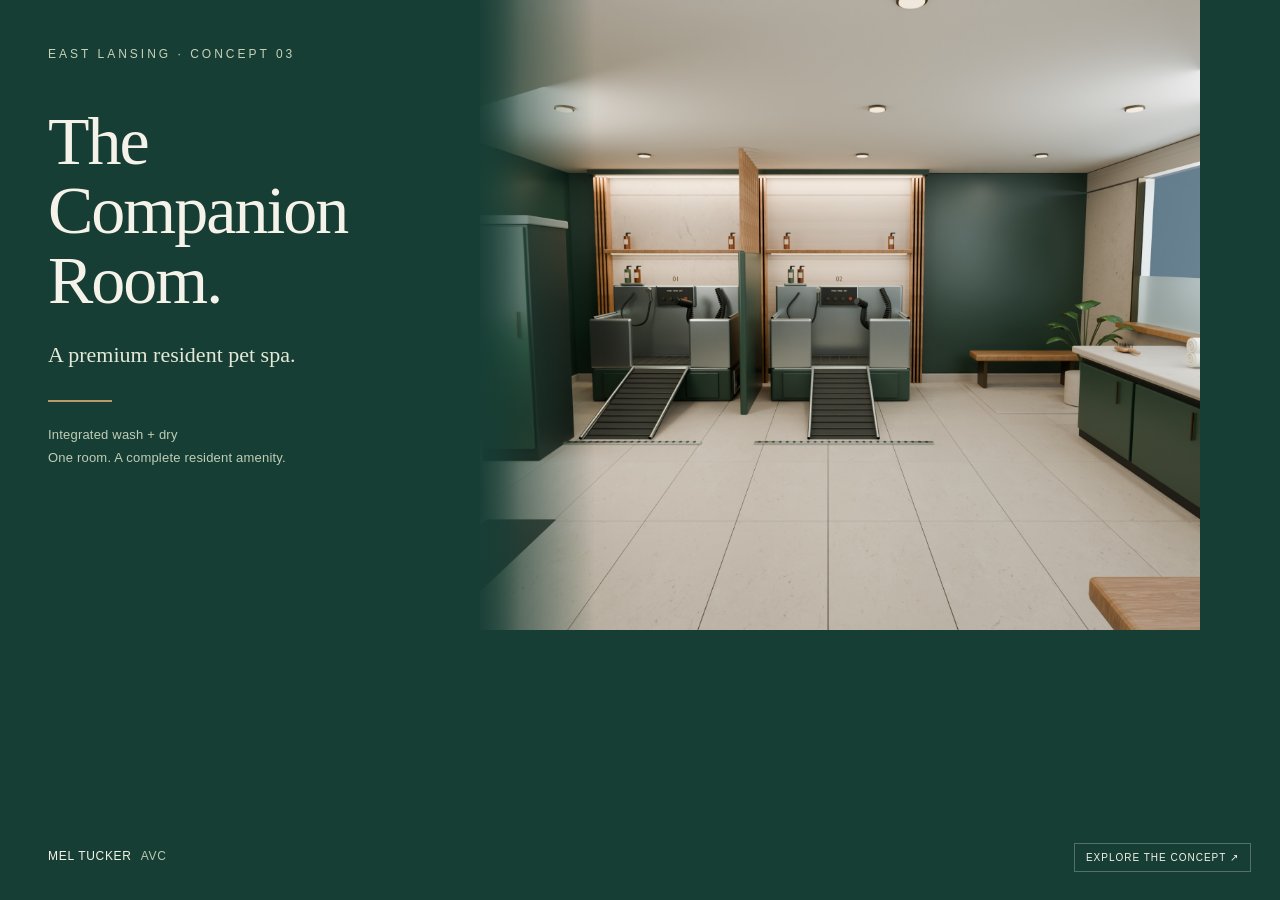
<file: scripts/og-card.html>
<!doctype html><html lang="en"><head><meta charset="utf-8"><title>Companion Room social card</title><style>
*{box-sizing:border-box}body{margin:0;width:1200px;height:630px;overflow:hidden;background:#173e35;color:#f5f2e9;font-family:-apple-system,BlinkMacSystemFont,'Segoe UI',sans-serif}.photo{position:absolute;left:480px;top:0;width:720px;height:630px;object-fit:cover;object-position:53% center}.shade{position:absolute;left:465px;top:0;width:130px;height:630px;background:linear-gradient(90deg,#173e35,transparent)}.panel{position:absolute;inset:0 auto 0 0;width:520px;padding:47px 48px;background:linear-gradient(90deg,#173e35 90%,transparent)}.kicker{font-size:12px;letter-spacing:3px;color:#c6d2ba;font-weight:500}.title{font:68px/1.02 Georgia,serif;letter-spacing:-2px;margin:46px 0 23px;max-width:440px}.sub{font:22px/1.5 Georgia,serif;color:#e3e8d7;max-width:360px}.rule{width:64px;height:2px;background:#b99b6b;margin:29px 0 21px}.facts{font-size:13px;line-height:1.8;color:#bfceb7;letter-spacing:.2px}.signature{position:absolute;left:48px;bottom:37px;font-size:12px;letter-spacing:.7px}.signature b{font-weight:500;color:#f5f2e9}.signature span{color:#b9cbb0;margin-left:9px}.image-label{position:absolute;right:29px;bottom:28px;padding:8px 11px;background:#173e35df;border:1px solid #e3e8d74d;color:#f5f2e9;font-size:10px;letter-spacing:1px}
</style></head><body><img class="photo" src="../assets/master-v4/hero.jpg" alt="Pet spa concept interior"><div class="shade"></div><div class="panel"><div class="kicker">EAST LANSING · CONCEPT 03</div><h1 class="title">The<br>Companion<br>Room.</h1><p class="sub">A premium resident pet spa.</p><div class="rule"></div><div class="facts">Integrated wash + dry<br>One room. A complete resident amenity.</div></div><div class="signature"><b>MEL TUCKER</b><span>AVC</span></div><div class="image-label">EXPLORE THE CONCEPT ↗</div></body></html>
</file>
<file: style.css>
@charset "UTF-8";
:root{--cream:#f5f2e9;--white:#fffcf5;--green:#173e35;--ink:#20362f;--muted:#67756a;--line:#d8dace;--gold:#b99b6b;--serif:Georgia,'Times New Roman',serif;--sans:-apple-system,BlinkMacSystemFont,'Segoe UI',sans-serif}*{box-sizing:border-box}html{scroll-behavior:smooth;scroll-padding-top:88px}body{margin:0;background:var(--cream);color:var(--ink);font:16px/1.65 var(--sans)}button,input{font:inherit}button,a,input{ -webkit-tap-highlight-color:transparent}button{cursor:pointer}a{color:inherit}button:focus-visible,a:focus-visible,input:focus-visible,summary:focus-visible,.zone:focus-visible,canvas:focus-visible{outline:3px solid #c49c53;outline-offset:5px}button:disabled{opacity:.45;cursor:default}h1,h2,h3,p,figure{margin:0}h1,h2,h3{font-family:var(--serif);font-weight:400;line-height:1.08;letter-spacing:-.035em}h2{font-size:clamp(36px,4.3vw,62px)}h3{font-size:31px;letter-spacing:-.02em}p+p{margin-top:18px}.eyebrow{font-size:10px;letter-spacing:.19em;font-weight:650;margin-bottom:23px;color:#647262;line-height:1.5}.eyebrow.light{color:#c3cebc}.fine{font-size:12px;line-height:1.65;color:var(--muted);margin-top:20px}.section{max-width:1440px;padding:100px 64px;margin:auto}.skip{position:fixed;top:-100px;left:12px;background:var(--green);color:white;padding:10px;z-index:100}.skip:focus{top:10px}.masthead{height:90px;padding:0 42px;display:flex;align-items:center;justify-content:space-between;border-bottom:1px solid var(--line);gap:20px;background:var(--cream)}.brand{display:flex;align-items:center;gap:14px;text-decoration:none;font-family:var(--serif);font-size:22px;letter-spacing:-.035em;line-height:1.2}.brand small{display:block;font:9px var(--sans);letter-spacing:.18em;margin-top:6px;color:var(--muted)}.brand-icon{width:38px;height:44px;border:1px solid #718471;border-radius:20px 20px 4px 4px;display:flex;align-items:center;justify-content:center;font-size:27px;letter-spacing:-7px;padding-right:7px;line-height:1}.brand-icon span{font-size:22px}.masthead nav{display:flex;gap:28px;font-size:12px}.masthead nav a{text-decoration:none}.masthead nav a:hover{text-decoration:underline;text-underline-offset:5px}.plain{background:none;border:0;color:inherit;font-size:12px;padding:12px 5px}.button{display:inline-flex;gap:48px;align-items:center;justify-content:space-between;border:0;text-decoration:none;border-radius:2px;padding:15px 23px;font-size:13px;font-weight:550;min-height:50px}.button.cream{background:var(--cream);color:var(--green)}.button.green{background:var(--green);color:var(--cream)}.hero{display:grid;grid-template-columns:minmax(390px,.82fr) 1.35fr;min-height:650px}.hero-copy{background:var(--green);color:var(--cream);padding:76px 55px 35px;display:flex;flex-direction:column;align-items:flex-start}.hero h1{font-size:clamp(47px,4.8vw,76px)}.hero-description{max-width:330px;color:#d0d9c9;font-size:15px;line-height:1.8;margin-top:28px;margin-bottom:32px}.hero-foot{margin-top:auto;padding-top:50px;font-size:10px;letter-spacing:.05em;color:#b9c7b5;line-height:1.9}.hero-image{position:relative;min-height:650px;overflow:hidden;background:#777b65}.hero-image img{height:100%;width:100%;object-fit:cover;object-position:49% center;position:absolute}.hero-image figcaption{position:absolute;bottom:0;left:0;right:0;padding:24px 24px 16px;color:#fff;font-size:9px;background:linear-gradient(transparent,#0008);line-height:1.5}.facts{display:grid;grid-template-columns:repeat(4,1fr);padding:35px 64px;border-bottom:1px solid var(--line);max-width:1440px;margin:auto}.facts div{padding:4px 30px;border-left:1px solid var(--line)}.facts div:first-child{padding-left:0;border:0}.facts strong{display:block;font:34px var(--serif);letter-spacing:-.04em}.facts small{font-size:18px}.facts span{display:block;font-size:11px;margin-top:8px;color:var(--muted)}.intro{display:grid;grid-template-columns:1fr 2fr;gap:50px;border-bottom:1px solid var(--line)}.intro>div{max-width:740px}.intro h2{margin-bottom:32px}.intro p:not(.eyebrow){max-width:625px;color:#5c6b60;font-size:16px}.tag{display:inline-block;margin-top:24px;font-size:10px;letter-spacing:.04em;padding:7px 12px;border:1px solid var(--line);border-radius:2px}.section-heading{display:flex;justify-content:space-between;align-items:flex-end;gap:65px;margin-bottom:40px}.section-heading>p{font-size:14px;max-width:360px;color:var(--muted)}.viewer-shell{background:#e1dfd2;border:1px solid #cbd1c1;border-radius:5px;overflow:hidden}.viewer-toolbar{display:flex;justify-content:space-between;align-items:center;padding:12px 16px;gap:12px;background:#ebece1}.view-buttons{display:flex;gap:4px;flex-wrap:wrap}.view-buttons button,.viewer-save,.zone-selectors button{border:1px solid transparent;background:transparent;color:var(--ink);padding:9px 12px;font-size:11px;border-radius:3px;min-height:42px}.view-buttons button.active,.zone-selectors button.active{background:var(--green);color:var(--cream)}.view-buttons button:hover,.zone-selectors button:hover{border-color:var(--green)}.viewer-save{border-color:#c0c7b6;white-space:nowrap}.canvas-wrap{height:560px;position:relative;background:radial-gradient(ellipse at center,#e2dfce,#babfb2)}#spa-canvas{width:100%;height:100%;display:block;touch-action:none;cursor:grab}#spa-canvas:active{cursor:grabbing}.viewer-status{position:absolute;inset:0;display:flex;align-items:center;justify-content:center;font-size:13px;padding:30px;text-align:center;background:#dbe0d5;z-index:3}.viewer-status.hidden{display:none}.viewer-status.error{background:#e6e4d5}.model-stamp{position:absolute;top:24px;left:26px;font-size:9px;letter-spacing:.16em;pointer-events:none;color:#244637}.model-stamp span{display:block;letter-spacing:.04em;font-size:10px;margin-top:4px;color:#5e6f5e}.viewer-hint{position:absolute;bottom:18px;left:20px;right:20px;text-align:center;font-size:10px;background:#f5f2e9d9;border:1px solid #c1c8b2;max-width:560px;margin:auto;padding:7px 13px;border-radius:30px;pointer-events:none}.viewer-footer{display:flex;justify-content:space-between;align-items:center;gap:16px;padding:10px 20px;font-size:11px;background:#ebece1}.toggle{display:flex;gap:10px;align-items:center;cursor:pointer;min-height:44px}.toggle input{accent-color:var(--green);width:18px;height:18px}.viewer-footer>span{color:var(--muted);font-size:10px}.viewer-shell:fullscreen{width:100vw;height:100vh}.viewer-shell:fullscreen .canvas-wrap{height:calc(100vh - 134px)}.plan-section{border-top:1px solid var(--line)}.plan-grid{display:grid;grid-template-columns:1.3fr .85fr;gap:70px;align-items:center}.plan-frame{background:#eaece0;border:1px solid #d5d9c9;padding:10px;border-radius:4px}.plan-frame svg{display:block;width:100%;height:auto}.dimension{stroke:#99a38f;stroke-width:1.5}.dim-text{fill:#60705c;font:13px var(--sans);letter-spacing:.1em}.plan-label{font:10px var(--sans);letter-spacing:.07em;fill:#6c7c65;text-anchor:middle}.zone{cursor:pointer;transition:opacity .2s}.zone circle{fill:#8a9b85;stroke:#f4f4e9;stroke-width:2}.zone>text:not(.plan-label){fill:white;text-anchor:middle;font:14px var(--sans);font-weight:600}.zone.selected circle,.zone:hover circle,.zone:focus-visible circle{fill:#173e35;stroke:#bfa270;stroke-width:4}.zone-description .large-number{font:70px var(--serif);color:#afbaa6;letter-spacing:-.05em}.zone-description .eyebrow{margin-top:14px;margin-bottom:15px}.zone-description h3{margin-bottom:23px;font-size:37px}.zone-description>p{font-size:14px;color:var(--muted)}.zone-selectors{display:flex;gap:5px;flex-wrap:wrap;margin-top:28px}.zone-selectors button{border-color:var(--line);font-size:10px}.capacity-section{background:var(--green);color:var(--cream);max-width:none;padding-left:max(64px,calc((100vw - 1312px)/2));padding-right:max(64px,calc((100vw - 1312px)/2))}.capacity-section .section-heading>p{color:#c1cebb}.calculator{display:grid;grid-template-columns:1fr 1fr;border-top:1px solid #52705d;padding-top:32px;gap:85px}.scenario-buttons{display:flex;gap:7px;margin-bottom:30px;flex-wrap:wrap}.scenario-buttons button,.season-buttons button{border:1px solid #77917c;border-radius:30px;color:var(--cream);background:none;padding:10px 16px;font-size:11px;min-height:44px}.scenario-buttons button.active{background:#e6ead7;color:var(--green);border-color:#e6ead7}.inputs label{display:block;font-size:12px;margin-bottom:24px;position:relative}.inputs output{float:right;color:#dee5ce;font-size:14px;font-weight:550;padding-left:10px}.inputs input[type=range]{display:block;width:100%;margin:17px 0 0;accent-color:#ced5b7;cursor:pointer;height:20px}.inputs details{border-top:1px solid #52705d;padding-top:12px}.inputs details label:first-of-type{margin-top:22px}.inputs details summary{font-size:11px}.calc-result{padding:30px 0 10px;display:flex;flex-direction:column;justify-content:center;align-items:flex-start}.calc-result>strong{font:130px/.95 var(--serif);letter-spacing:-.08em;color:#eef1d9;margin-bottom:25px}.calc-result>p:not(.eyebrow){font-size:15px;color:#d4decb}.result-metrics{display:grid;grid-template-columns:1fr 1fr;gap:30px;width:100%;margin-top:35px}.result-metrics b{display:block;font:30px var(--serif)}.result-metrics span{display:block;font-size:10px;color:#b6c6af;margin-top:8px}.util-track{height:4px;background:#52705d;width:100%;margin:25px 0 14px}.util-track span{display:block;background:#c3d2ac;height:100%;width:26%;transition:width .2s}.calc-result .calc-caveat{font-size:11px!important;color:#abbfa7!important}.math{border-top:1px solid #52705d;padding-top:20px;margin-top:35px;font-size:12px;color:#c5d1bd}.math p{margin-top:17px;max-width:940px}summary{cursor:pointer;min-height:40px;padding:9px 0;line-height:1.5}.seasons{display:grid;grid-template-columns:1.1fr 1fr;gap:75px;align-items:center}.season-image{height:620px;position:relative;overflow:hidden;border-radius:3px;background:#d0c7b6}.season-image img{height:100%;width:100%;object-fit:cover}.image-label{position:absolute;bottom:22px;left:22px;font-size:9px;letter-spacing:.13em;color:white;background:#173e35e6;padding:8px 12px}.season-copy h2{margin-bottom:25px}.season-buttons{display:flex;gap:7px;margin:30px 0;flex-wrap:wrap}.season-buttons button{color:var(--ink);border-color:#b6c3ae;padding:10px 15px}.season-buttons button.active{background:var(--green);color:var(--cream);border-color:var(--green)}.season-copy h3{font-size:27px;margin-bottom:20px;line-height:1.2}.season-copy p:not(.eyebrow){font-size:14px;color:var(--muted)}.season-copy .season-operation{border-left:2px solid var(--gold);padding-left:18px;font-size:12px!important}.season-copy .fine{font-size:11px!important}.operating{border-top:1px solid var(--line)}.operating-grid{display:grid;grid-template-columns:1.1fr 1fr;gap:30px}.operating-grid article{padding:40px;border:1px solid #cad1bf;background:#eceee3}.label{font-size:9px;letter-spacing:.16em;font-weight:600}.operating-grid h3{margin:20px 0;font-size:34px}.operating-grid p,.operating-grid li,.operating-grid dd,.operating-grid dt{font-size:13px;color:var(--muted)}.operating-grid ul{padding-left:18px;line-height:2}.operating-grid article.optional{background:transparent}.operating-grid dl{margin-top:25px}.operating-grid dl>div{display:grid;grid-template-columns:105px 1fr;border-top:1px solid var(--line);padding:12px 0;gap:15px}.operating-grid dt{font-size:10px;color:var(--ink)}.operating-grid dd{margin:0;font-size:11px}.operations-strip{display:grid;grid-template-columns:repeat(3,1fr);gap:45px;margin-top:40px}.operations-strip b{font-weight:500;font-size:14px}.operations-strip p{font-size:12px;color:var(--muted);margin-top:8px}.investment{display:grid;grid-template-columns:.9fr 1.2fr;gap:75px;background:#e8ecdf;max-width:none;padding-left:max(64px,calc((100vw - 1312px)/2));padding-right:max(64px,calc((100vw - 1312px)/2))}.investment-intro>p{max-width:400px;font-size:13px;color:var(--muted)}.investment-intro .allowance-label{font-size:9px;letter-spacing:.15em;margin-top:36px;margin-bottom:13px}.investment-intro .investment-number{font:44px var(--serif);letter-spacing:-.04em;color:var(--ink);margin-top:0}.investment-intro .button{margin-top:25px}.investment-intro .fine{font-size:11px}.investment-table table{width:100%;border-collapse:collapse;font-size:12px}.investment-table caption{text-align:left;font-size:10px;color:var(--muted);padding-bottom:22px}.investment-table th,.investment-table td{padding:15px 6px;border-bottom:1px solid #c9d0bd;text-align:right;vertical-align:top}.investment-table th{font-weight:400}.investment-table th:first-child{text-align:left;padding-left:0}.investment-table thead th{font-size:9px;text-transform:uppercase;letter-spacing:.1em;color:var(--muted)}.investment-table .subtotal{font-weight:500}.investment-table .total{font-weight:650;background:#d8dfcc}.investment-table .total th{font-weight:650;padding-left:10px}.investment-table td{white-space:nowrap}.investment-table .fine{font-size:11px}.investment-table details{font-size:12px;margin-top:22px;border-top:1px solid #c9d0bd}.investment-table details p{font-size:12px}.next{text-align:center;max-width:960px}.next>p:not(.eyebrow){max-width:680px;margin:30px auto;font-size:14px;color:var(--muted)}.next-tags{display:flex;justify-content:center;gap:10px;flex-wrap:wrap}.next-tags span{font-size:10px;border:1px solid var(--line);border-radius:25px;padding:8px 13px}.sources{padding-top:0;padding-bottom:50px}.sources details{border-top:1px solid var(--line);padding-top:15px}.sources summary{font-size:12px}.sources summary>span{float:right;font-size:10px;color:var(--muted)}.source-content{max-width:1000px;font-size:12px;color:var(--muted);padding-top:20px}.source-content li{margin:15px 0}.source-content a{text-underline-offset:3px;color:var(--green)}footer{border-top:1px solid var(--line);display:flex;justify-content:space-between;align-items:center;gap:25px;padding:30px 45px}footer .brand{font-size:20px}footer>span{font-size:9px;color:var(--muted)}
@media(min-width:1700px){.hero{max-width:1700px;margin:auto}.hero-copy{padding-left:80px}}
@media(max-width:1100px){.masthead{padding:0 25px}.masthead nav{gap:16px}.hero{grid-template-columns:.9fr 1fr;min-height:600px}.hero-copy{padding:60px 35px 30px}.hero-image{min-height:600px}.section{padding:75px 40px}.facts{padding:30px 40px}.facts div{padding:3px 20px}.facts strong{font-size:29px}.plan-grid{gap:35px}.seasons{gap:40px}.calculator{gap:45px}.investment{gap:40px}.season-image{height:570px}}
@media(max-width:800px){.masthead{height:76px;padding:0 20px}.masthead nav{display:none}.brand{font-size:19px}.hero{grid-template-columns:1fr}.hero-copy{padding:42px 25px 30px;min-height:480px}.hero h1{font-size:62px}.hero-description{max-width:450px}.hero-foot{padding-top:30px}.hero-image{min-height:420px}.hero-image img{object-position:center}.facts{grid-template-columns:1fr 1fr;padding:12px 24px;gap:0}.facts div{padding:24px 10px;border-left:0;border-bottom:1px solid var(--line)}.facts div:first-child{padding-left:10px}.facts div:nth-last-child(-n+2){border-bottom:0}.facts strong{font-size:32px}.section{padding:65px 24px}.intro{grid-template-columns:1fr;gap:10px}.intro>.eyebrow{margin-bottom:15px}.section-heading{display:block;margin-bottom:30px}.section-heading>p{margin-top:25px;max-width:550px}.viewer-toolbar{align-items:flex-start;padding:9px}.view-buttons{gap:2px}.view-buttons button{font-size:9px;padding:7px}.viewer-save{padding:8px;font-size:10px}.canvas-wrap{height:420px}.model-stamp{top:18px;left:18px;font-size:8px}.viewer-hint{font-size:9px;bottom:12px;left:12px;right:12px;line-height:1.4}.viewer-footer{flex-wrap:wrap;gap:0;padding:8px 14px}.viewer-footer>span{order:3;flex-basis:100%;padding-bottom:8px}.viewer-footer .plain{margin-left:auto}.toggle{font-size:10px}.plan-grid{grid-template-columns:1fr;gap:25px}.zone-description{padding:0 10px}.zone-description .large-number{font-size:55px}.zone-description h3{font-size:35px}.calculator{grid-template-columns:1fr;gap:15px}.calc-result{border-top:1px solid #52705d;padding-top:30px}.calc-result>strong{font-size:100px}.result-metrics{margin-top:25px}.seasons{grid-template-columns:1fr;gap:35px}.season-image{height:420px}.season-image img{object-position:45% center}.operating-grid{grid-template-columns:1fr;gap:20px}.operating-grid article{padding:30px}.operations-strip{gap:20px}.investment{grid-template-columns:1fr;gap:40px}.investment-intro>p{max-width:100%}.investment-table th,.investment-table td{padding:13px 4px;font-size:11px}.investment-table th:first-child{width:52%}.sources{padding-top:0}.sources summary>span{display:none}footer{padding:25px;flex-wrap:wrap;gap:15px}footer .brand{flex-basis:100%}footer>span{font-size:9px}}
@media(max-width:380px){.hero h1{font-size:52px}.hero-image{min-height:330px}.masthead .brand-icon{display:none}.masthead .plain{font-size:10px}.operations-strip{grid-template-columns:1fr;gap:20px}}
@media(prefers-reduced-motion:reduce){html{scroll-behavior:auto}*{transition:none!important}}
@media print{@page{margin:15mm}html{scroll-behavior:auto}body{background:white;color:#182e24;font-size:10pt}.masthead nav,.print,.button,.viewer-toolbar,.viewer-footer,.viewer-hint,.scenario-buttons,.season-buttons,.zone-selectors,#fullscreen{display:none!important}.masthead{padding:12px 0;height:65px}.hero{display:grid;grid-template-columns:.8fr 1.2fr;min-height:350px;break-inside:avoid}.hero-copy{padding:25px;min-height:350px;background:#173e35!important;print-color-adjust:exact;-webkit-print-color-adjust:exact}.hero h1{font-size:34pt}.hero-description{font-size:10pt;margin:18px 0}.hero-foot{font-size:8pt;padding-top:15px}.hero-image{min-height:350px}.hero-image figcaption{font-size:6pt}.facts{padding:20px 0}.facts strong{font-size:22pt}.section{padding:30px 0;max-width:100%}h2{font-size:27pt}h3{font-size:18pt}.section-heading{display:block;margin-bottom:20px}.section-heading>p{max-width:100%;font-size:10pt;margin-top:16px}.intro{display:block}.intro .eyebrow{margin-bottom:15px}.intro h2{margin-bottom:18px}.tour-section{break-before:page}.canvas-wrap{height:360px}.plan-section{break-before:page}.plan-grid{display:grid;grid-template-columns:1.1fr .8fr;gap:25px}.plan-frame{padding:0}.zone-description h3{font-size:20pt}.zone-description .large-number{font-size:40pt}.zone-description>p{font-size:9pt}.capacity-section{background:white;color:#182e24;break-before:page}.capacity-section .eyebrow,.capacity-section .section-heading>p,.inputs output,.calc-result>p,.calc-result .calc-caveat,.result-metrics span,.math{color:#294738!important}.calculator{gap:30px}.inputs label{font-size:9pt;margin-bottom:10px}.inputs input{display:none!important}.inputs output{color:#173e35}.calc-result>strong{color:#173e35;font-size:70pt}.inputs details label{margin:12px 0}.inputs details summary{font-size:9pt}.seasons{grid-template-columns:1fr 1fr;gap:25px}.season-image{height:350px}.operating{break-before:page}.operating-grid{grid-template-columns:1fr 1fr;gap:20px}.operating-grid article{padding:20px}.operating-grid h3{font-size:20pt}.operating-grid li,.operating-grid p{font-size:9pt}.operations-strip{gap:20px}.investment{display:block;break-before:page;background:white}.investment-intro>p{max-width:100%}.investment-intro h2 br{display:none}.investment-table{margin-top:25px}.next{display:none}.sources{break-before:page}.sources details>summary{font-size:16pt}.source-content{font-size:9pt}footer{padding:20px 0}details>summary{list-style:none}.fine{font-size:8pt!important}p{orphans:3;widows:3}table,tr,.facts,.operating-grid article{break-inside:avoid}}

.pdf-link{text-decoration:none;white-space:nowrap}.walk-controls{position:absolute;left:20px;bottom:67px;display:grid;grid-template-columns:repeat(3,36px);gap:4px}.walk-controls.hidden{display:none}.walk-controls button{background:#173e35e8;color:#f5f2e9;border:1px solid #becdb6;border-radius:4px;min-width:36px;min-height:40px;line-height:1}.walk-controls button:first-child{grid-column:2}.walk-controls button:nth-child(2){grid-row:2;grid-column:1}.walk-controls button:nth-child(3){grid-row:2;grid-column:2}.walk-controls button:nth-child(4){grid-row:2;grid-column:3}@media print{.walk-controls,.pdf-link{display:none!important}}

.equipment{border-top:1px solid var(--line)}.equipment-grid{display:grid;grid-template-columns:1.12fr 1fr 1fr;gap:22px}.equipment-grid article{padding:30px;border:1px solid #cbd2c0}.equipment-grid article.reference{background:#e8ecdf}.equipment-grid h3{margin:22px 0;font-size:32px}.equipment-grid p{font-size:12px;color:var(--muted);line-height:1.75}.equipment-grid a{font-size:11px;display:inline-block;margin-top:20px;text-underline-offset:4px}.equipment-grid .equipment-price{font:28px var(--serif);color:var(--green);margin:20px 0}.equipment-price small{display:block;font:10px var(--sans);margin-top:8px}.share-action{min-height:44px;white-space:nowrap}.header-actions{display:flex;gap:18px;align-items:center}.toast{position:fixed;bottom:24px;left:50%;transform:translateX(-50%);background:var(--green);color:var(--cream);padding:14px 24px;border-radius:5px;font-size:12px;box-shadow:0 8px 32px #0003;z-index:50;max-width:90vw}.toast:empty{display:none}.quality-buttons{display:flex;gap:4px;background:#dce2d1;padding:4px;border-radius:5px}.quality-buttons button{background:none;border:0;padding:10px 16px;color:var(--ink);border-radius:3px;font-size:11px;min-height:44px}.quality-buttons button.active{background:var(--green);color:var(--cream)}.tour-mode-header{display:flex;align-items:center;justify-content:space-between;gap:20px;margin-bottom:16px}.tour-mode-header>p{font-size:11px;color:var(--muted);max-width:380px}.cinema-wrap{position:relative;width:100%;height:620px;background:#1b2924}.cinema-wrap.hidden{display:none}.cinema-wrap canvas{display:block;width:100%;height:100%;touch-action:none;cursor:grab}.cinema-stamp{position:absolute;left:25px;top:25px;color:#f4f0e5;font-size:9px;letter-spacing:.15em;text-shadow:0 1px 5px #000}.cinema-stamp span{display:block;font-size:10px;letter-spacing:.03em;margin-top:4px}.cinema-controls{position:absolute;bottom:24px;left:22px;right:22px;display:flex;justify-content:center;gap:8px;flex-wrap:wrap}.cinema-controls button{min-height:44px;background:#173e35eb;border:1px solid #c8d0b6aa;color:#f5f2e9;border-radius:30px;padding:10px 18px;font-size:11px;backdrop-filter:blur(8px)}.cinema-controls button.active{background:#f5f2e9;color:#173e35}.cinema-status{position:absolute;inset:0;display:flex;align-items:center;justify-content:center;z-index:2;color:#f5f2e9;background:#1b2924;font-size:13px;text-align:center;padding:35px}.cinema-status.hidden{display:none}.canvas-wrap.hidden,.viewer-toolbar.hidden,.viewer-footer.hidden{display:none}.viewer-shell:fullscreen .cinema-wrap{height:100vh}.cinema-note{position:absolute;right:20px;top:25px;color:white;font-size:9px;max-width:160px;text-align:right;text-shadow:0 1px 4px #000}.cinema-fullscreen{position:absolute;right:15px;bottom:82px;background:#173e35dd;color:white;border:1px solid #bcc8b2;padding:9px 12px;min-height:44px;border-radius:4px;font-size:11px}
@media(max-width:800px){.equipment-grid{grid-template-columns:1fr}.header-actions{gap:6px}.header-actions .pdf-link{display:none}.tour-mode-header{display:block}.tour-mode-header>p{margin-top:12px}.cinema-wrap{height:520px}.quality-buttons button{flex:1;padding:10px}.cinema-controls button{font-size:10px;padding:10px 13px}.cinema-stamp{left:18px;top:18px}.cinema-note{font-size:8px;right:15px;top:18px;max-width:115px}.cinema-fullscreen{bottom:95px}.equipment-grid article{padding:26px}}@media print{.quality-buttons,.share-action,.toast,.cinema-controls,.cinema-fullscreen{display:none!important}.cinema-wrap{height:350px}.equipment-grid{grid-template-columns:1fr 1fr 1fr}.equipment-grid article{padding:15px}.equipment-grid p{font-size:8pt}}
@media(max-width:800px){.hero-image{order:-1;min-height:260px;max-height:300px}.hero-copy{min-height:0;padding:32px 24px 27px}.hero h1{font-size:48px}.hero-description{margin-top:20px;margin-bottom:24px;font-size:14px}.hero-foot{padding-top:23px;margin-top:0}.hero-copy .eyebrow{margin-bottom:20px}.hero-image figcaption{padding:20px 16px 12px;font-size:8px}}@media print{.hero-image{order:0;min-height:350px;max-height:none}.hero h1{font-size:34pt}.hero-copy{min-height:350px}}

.walk-controls{grid-template-columns:repeat(3,44px)}.walk-controls button{min-width:44px;min-height:44px}@media(max-width:800px){.view-buttons button{font-size:10px;min-height:44px}}
/* Concept03: a single room, a guided first visit and progressively disclosed detail. */
.hidden{display:none!important}.decision{display:grid;grid-template-columns:1fr 1.05fr;gap:90px;border-bottom:1px solid var(--line)}.decision-intro>p:last-child{max-width:425px;margin-top:28px;color:var(--muted);font-size:15px}.decision-points article{display:flex;gap:22px;padding:24px 0;border-bottom:1px solid var(--line)}.decision-points article:first-child{padding-top:0}.decision-points article:last-child{border:0;padding-bottom:0}.decision-index{font:24px var(--serif);color:#9ba88f;line-height:1.2}.decision-points h3{font-size:25px;letter-spacing:-.02em;line-height:1.2;margin-bottom:12px}.decision-points p{font-size:13px;color:var(--muted)}.decision-points a{font-size:11px;display:inline-block;margin-top:13px;text-underline-offset:4px}.tour-mode-header{margin-bottom:20px}.quality-buttons{background:transparent;padding:0;border-bottom:1px solid var(--line);border-radius:0;gap:25px}.quality-buttons button{font-size:12px;padding:12px 0;border-radius:0;background:transparent!important;color:var(--muted)!important;border-bottom:2px solid transparent}.quality-buttons button.active{color:var(--green)!important;border-bottom-color:var(--green)}.cinema-wrap{height:650px}.tour-poster{position:absolute;inset:0;z-index:4;opacity:1;transition:opacity .4s;background:#173e35}.tour-poster img{width:100%;height:100%;object-fit:cover;object-position:center}.poster-shade{position:absolute;inset:0;background:linear-gradient(0deg,#0c231db0,transparent 65%)}.tour-poster.tour-open{opacity:0;pointer-events:none}.start-tour{position:absolute;left:50%;top:54%;transform:translate(-50%,-50%);display:flex;align-items:center;gap:17px;background:#f5f2e9f5;color:var(--green);border:1px solid #f5f2e9;border-radius:3px;padding:19px 25px;text-align:left;box-shadow:0 15px 60px #0003;min-width:245px;transition:background .2s}.start-tour:hover{background:white}.play-icon{font-size:18px;width:33px}.start-tour>span:last-child{font-size:16px;font-weight:500}.start-tour small{display:block;font-size:10px;color:var(--muted);font-weight:400;margin-top:5px}.cinema-stamp{font-size:10px;letter-spacing:.1em;left:28px;top:28px}.cinema-stamp>span{font-size:9px;letter-spacing:.15em;margin-bottom:9px}.cinema-stamp strong{display:block;font:24px var(--serif);letter-spacing:-.02em;font-weight:400}.cinema-controls button{display:flex;align-items:center;gap:9px;padding:12px 21px}.cinema-controls button>span{font-size:8px;opacity:.65}.cinema-status{background:#173e35d9;backdrop-filter:blur(5px)}.tour-caption{display:flex;justify-content:space-between;align-items:center;gap:40px;margin-top:27px}.tour-caption h3{font-size:29px;line-height:1.2;margin-bottom:13px}.tour-caption .eyebrow{font-size:9px;margin-bottom:12px}.tour-caption p:last-child{font-size:13px;color:var(--muted);max-width:690px}.tour-caption>button{border-bottom:1px solid #aab79d;font-size:12px;white-space:nowrap;padding:15px 0}.tour-help{margin-top:28px;border-top:1px solid var(--line);padding-top:9px;font-size:11px;color:var(--muted)}.tour-help p{max-width:900px;margin:12px 0;font-size:12px}.layout-options{display:grid;grid-template-columns:1fr 1fr;gap:17px;margin-bottom:36px}.layout-option{border:1px solid #c4cebc;background:transparent;color:var(--green);text-align:left;padding:22px 26px;border-radius:3px;position:relative}.layout-option>span{display:block;font-size:9px;letter-spacing:.15em;font-weight:600}.layout-option>strong{display:block;font:38px var(--serif);letter-spacing:-.04em;margin:13px 0 9px}.layout-option strong>small{font-size:20px}.layout-option em{display:block;font:11px/1.6 var(--sans);color:var(--muted)}.layout-option.active{background:#e5eadb;border-color:var(--green);box-shadow:inset 0 0 0 1px var(--green)}.layout-option.active::after{content:'✓';position:absolute;right:23px;top:22px;color:var(--green);font-size:15px}.layout-tradeoff{display:flex;gap:30px;justify-content:space-between;padding:25px 0 0;border-top:1px solid var(--line);margin-top:35px;font-size:12px}.layout-tradeoff strong{font-weight:500;white-space:nowrap}.layout-tradeoff>span{color:var(--muted);text-align:right;max-width:650px}.compact-points{padding-left:18px;margin:25px 0;font-size:13px;line-height:1.9;color:var(--muted)}.capacity-summary{display:grid;grid-template-columns:repeat(3,1fr);gap:30px;margin:40px 0 20px}.capacity-summary article{border-top:1px solid #6c846c;padding-top:24px}.capacity-summary span{font-size:9px;letter-spacing:.12em;color:#b6cbb0}.capacity-summary strong{display:block;font:44px var(--serif);letter-spacing:-.04em;margin:15px 0}.capacity-summary p{font-size:12px;color:#c8d3c0;max-width:280px}.summary-assumption{font-size:11px;color:#b4c8ac;max-width:900px;margin-top:25px}.capacity-detail{margin-top:30px;border-top:1px solid #69816a}.capacity-detail>summary{font-size:12px;color:#e4ead7;padding:18px 0}.capacity-detail[open]>.calculator{margin-top:15px}.cost-status{padding:0 0 30px}.cost-status h3{font-size:30px;line-height:1.2;margin:18px 0}.cost-status p{font-size:13px;color:var(--muted)}.scope-download{display:inline-block;margin-top:20px;font-size:12px;text-underline-offset:4px}.allowance-detail{border-top:1px solid #becab1;padding-top:7px}.allowance-detail>summary{font-size:12px}.allowance-detail table{margin-top:20px}.investment-table .cost-status .label{font-size:9px;color:#516648}.doc-links{display:flex;gap:22px;flex-wrap:wrap;margin-top:25px}.doc-links a{font-size:12px;text-underline-offset:4px}.scene-gallery{display:grid;grid-template-columns:1fr 1fr;gap:25px;margin-top:28px}.scene-gallery figure{overflow:hidden;background:#d5dacb}.scene-gallery img{display:block;width:100%;aspect-ratio:16/10;object-fit:cover}.scene-gallery figcaption{padding:13px 0;font-size:10px;color:var(--muted)}
@media(max-width:1100px){.decision{gap:50px}.cinema-wrap{height:580px}.tour-caption{gap:25px}.layout-option{padding:20px}.capacity-summary{gap:22px}}
@media(max-width:800px){.decision{grid-template-columns:1fr;gap:35px}.decision-intro h2{font-size:38px}.decision-intro>p:last-child{font-size:14px;margin-top:23px}.decision-points article{padding:22px 0;gap:17px}.decision-points h3{font-size:24px}.decision-points p{font-size:13px}.quality-buttons{gap:22px}.quality-buttons button{flex:initial;font-size:11px;padding:11px 0}.tour-mode-header>p{font-size:10px;margin-top:12px}.cinema-wrap{height:530px}.start-tour{padding:17px 20px;min-width:235px;top:50%}.cinema-stamp{left:18px;top:18px}.cinema-stamp strong{font-size:22px}.cinema-note{font-size:9px;max-width:100px}.cinema-controls{left:12px;right:12px;gap:5px;bottom:18px}.cinema-controls button{padding:10px 12px;font-size:10px;gap:6px}.cinema-fullscreen{right:12px;bottom:84px;font-size:10px}.tour-caption{display:block}.tour-caption h3{font-size:27px}.tour-caption>button{margin-top:16px;font-size:12px;min-height:44px}.tour-help summary{font-size:11px}.layout-options{gap:10px;margin-bottom:25px}.layout-option{padding:18px 14px}.layout-option>span{font-size:8px;letter-spacing:.1em;max-width:120px}.layout-option>strong{font-size:33px;margin:16px 0 10px}.layout-option strong>small{font-size:17px}.layout-option em{font-size:10px;line-height:1.6}.layout-option.active::after{right:12px;top:12px;font-size:12px}.layout-tradeoff{display:block;margin-top:25px;padding-top:20px}.layout-tradeoff>span{display:block;text-align:left;margin-top:9px;font-size:12px}.capacity-summary{grid-template-columns:1fr;gap:24px}.capacity-summary article{display:grid;grid-template-columns:100px 1fr;column-gap:20px;padding-top:20px}.capacity-summary span{grid-column:1/3;font-size:9px}.capacity-summary strong{grid-column:1;font-size:34px;margin:14px 0 0}.capacity-summary p{grid-column:2;font-size:12px;margin-top:15px}.capacity-detail>summary{font-size:12px}.facts strong{font-size:28px}.facts small{font-size:14px}.investment-number{font-size:42px!important}.cost-status{padding-bottom:24px}.cost-status h3{font-size:28px}.scene-gallery{grid-template-columns:1fr;gap:15px}.tour-section .section-heading>p{font-size:13px}.hero-copy .hero-description{font-size:14px}.doc-links{gap:15px}.doc-links a{font-size:11px}}
@media(prefers-reduced-motion:reduce){.tour-poster,.start-tour{transition:none}}
@media print{.decision{display:block}.decision-points{margin-top:20px}.decision-points article{break-inside:avoid}.tour-poster{display:none!important}.tour-caption{display:block}.tour-next,.tour-help,.tour-mode-header{display:none!important}.layout-options{grid-template-columns:1fr 1fr}.layout-option{padding:15px}.layout-option em{font-size:9pt}.capacity-summary{gap:20px}.capacity-summary span,.capacity-summary p,.summary-assumption{color:#294332}.capacity-summary strong{font-size:28pt}.capacity-detail summary{color:#173e35}.scope-download{display:none}.decision-points p{font-size:9pt}}

.scale-study{margin-top:30px;border-top:1px solid var(--line);padding-top:5px}.scale-study>summary{font-size:12px;display:flex;justify-content:space-between;gap:20px;padding:20px 0;cursor:pointer}.scale-study>summary>span{color:var(--muted);font-size:11px}.scale-study-body{display:grid;grid-template-columns:1fr 1.8fr;gap:50px;align-items:center;padding:25px 0 15px}.scale-study-body h3{font-size:30px}.scale-study-body p:last-child{font-size:12px;color:var(--muted);margin-top:20px}.scale-study-body svg{width:100%;height:auto;display:block}.scale-study-body .eyebrow{margin-bottom:15px}@media(max-width:800px){.scale-study>summary{display:block}.scale-study>summary>span{display:block;margin-top:7px}.scale-study-body{grid-template-columns:1fr;gap:20px}.scale-study-body h3{font-size:27px}.scale-study-body svg{min-width:0}}

.scale-key{display:none}@media(max-width:800px){.scale-study-body svg text{display:none}.scale-study-body svg{margin-bottom:-28px}.scale-key{display:grid;grid-template-columns:1fr 1fr;gap:16px;padding-top:10px;border-top:1px solid var(--line)}.scale-key span{display:block;font-size:10px;color:var(--muted)}.scale-key strong{font-size:12px;font-weight:500;display:block;margin-top:4px}}

.start-tour{touch-action:manipulation;max-width:calc(100% - 32px)}.start-tour:disabled{opacity:1;cursor:progress}.tour-loading .play-icon{display:block;font-size:0}.tour-loading .play-icon::after{content:'';display:block;width:22px;height:22px;border:2px solid #9eae99;border-top-color:#173e35;border-radius:50%;animation:tour-spin .9s linear infinite}.tour-feedback{position:absolute;left:20px;right:20px;top:calc(54% + 70px);text-align:center;font-size:12px;color:#fff;line-height:1.6;max-width:440px;margin:0 auto;text-shadow:0 1px 5px #000}.tour-feedback:empty{display:none}@keyframes tour-spin{to{transform:rotate(360deg)}}@media(max-width:800px){.tour-feedback{top:calc(50% + 65px);font-size:12px}}@media(prefers-reduced-motion:reduce){.tour-loading .play-icon::after{animation:none}}
</file>
